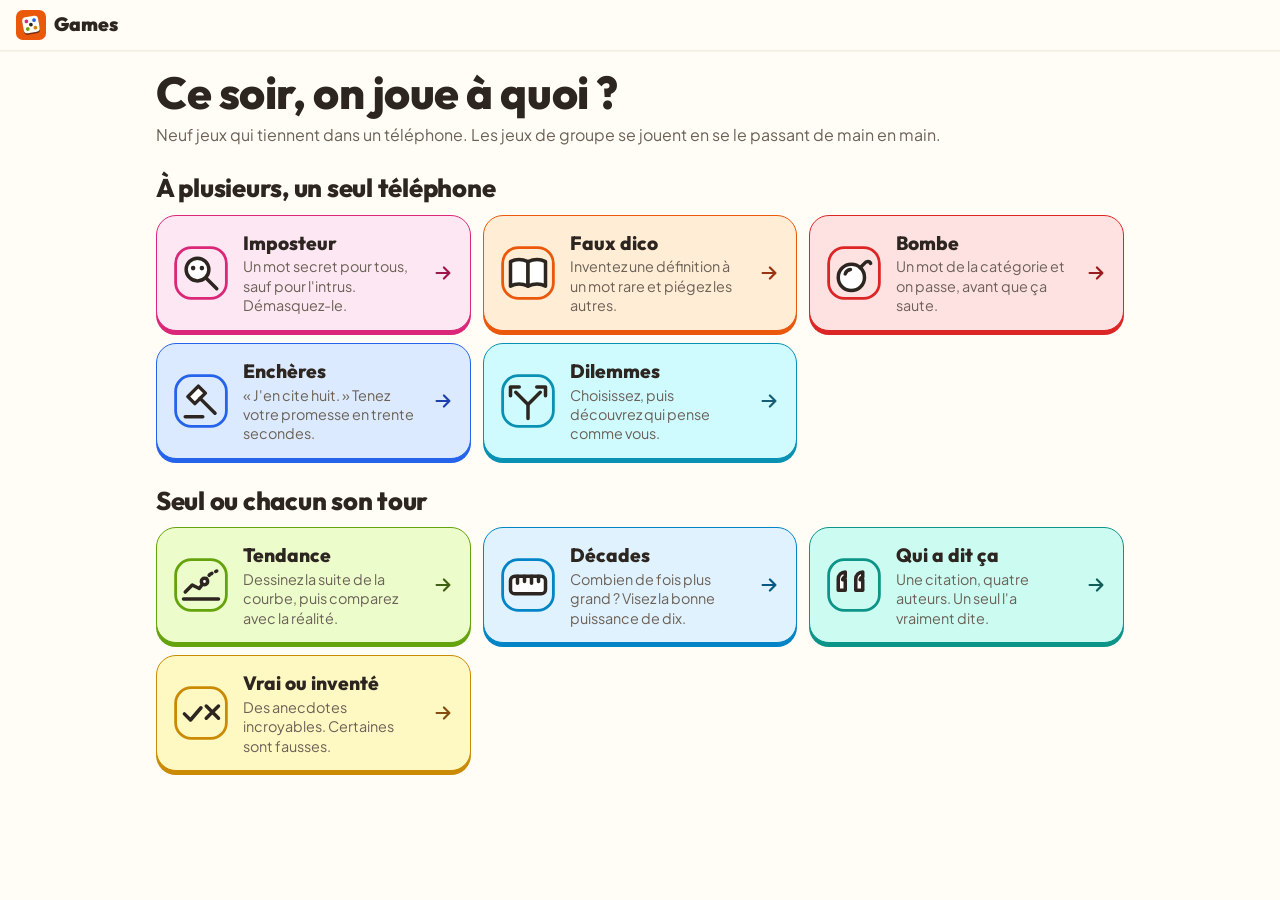
<file: index.html>
<!doctype html>
<html lang="fr">
<head>
  <meta charset="utf-8">
  <meta name="viewport" content="width=device-width, initial-scale=1, viewport-fit=cover">
  <title>Games</title>
  <meta name="description" content="Neuf jeux pour les soirées et les pauses : imposteur, faux dico, bombe, enchères, dilemmes, courbes à prolonger, ordres de grandeur, citations et anecdotes.">
  <meta name="theme-color" content="#FFFDF5">
  <meta name="apple-mobile-web-app-capable" content="yes">
  <meta name="mobile-web-app-capable" content="yes">
  <meta name="apple-mobile-web-app-title" content="Games">
  <link rel="manifest" href="manifest.webmanifest">
  <link rel="icon" href="icons/icon.svg" type="image/svg+xml">
  <link rel="apple-touch-icon" href="icons/apple-touch-icon.png">
  <link rel="preconnect" href="https://fonts.googleapis.com">
  <link rel="preconnect" href="https://fonts.gstatic.com" crossorigin>
  <link href="https://fonts.googleapis.com/css2?family=Outfit:wght@600..900&family=Plus+Jakarta+Sans:wght@400..800&display=swap" rel="stylesheet">
  <link rel="stylesheet" href="commun.css">
  <style>
    .accueil { max-width: 1000px; gap: 28px; }
    .accueil h1 { margin-bottom: 6px; }
    .section { display: flex; flex-direction: column; gap: 12px; }
    .grille { display: grid; grid-template-columns: repeat(auto-fill, minmax(260px, 1fr)); gap: 12px; }
    .tuile { --tc: #2563EB; display: grid; grid-template-columns: 56px 1fr auto; align-items: center; gap: 14px; padding: 14px 16px; text-decoration: none;
      background: var(--tc-clair); border: 1.6px solid var(--tc); border-radius: 20px; box-shadow: 0 4px 0 var(--tc); min-height: 92px; }
    .tuile svg { width: 56px; height: 56px; }
    .tuile b { font-family: var(--titre); font-weight: 800; font-size: 1.2rem; display: block; }
    .tuile span.p { font-size: .9rem; color: var(--encre-2); display: block; line-height: 1.35; }
    .tuile .rec { font-family: var(--titre); font-weight: 800; font-size: .85rem; color: var(--tc-texte); display: block; margin-top: 4px; }
    .tuile .fl { width: 22px; height: 22px; color: var(--tc-texte); }
  </style>
</head>
<body>
  <header class="entete">
    <a class="marque" href="./" aria-label="Games, accueil"></a>
    <span></span>
    <div class="droite"></div>
  </header>
  <main class="app accueil">
    <div class="entre">
      <h1>Ce soir, on joue à quoi ?</h1>
      <p class="doux">Neuf jeux qui tiennent dans un téléphone. Les jeux de groupe se jouent en se le passant de main en main.</p>
    </div>
    <section class="section">
      <h2>À plusieurs, un seul téléphone</h2>
      <div class="grille" id="groupe"></div>
    </section>
    <section class="section">
      <h2>Seul ou chacun son tour</h2>
      <div class="grille" id="solo"></div>
    </section>
  </main>
  <div id="modale" class="modale" hidden></div>
  <script src="commun.js"></script>
  <script>
    const fleche = '<svg class="fl" viewBox="0 0 24 24" fill="none" stroke="currentColor" stroke-width="2.4" stroke-linecap="round" stroke-linejoin="round" aria-hidden="true"><path d="M5 12h14M13 6l6 6-6 6"/></svg>';
    for (const cote of ['groupe', 'solo']) {
      document.getElementById(cote).innerHTML = JEUX.filter(j => j.groupe === (cote === 'groupe')).map((j, k) => {
        const rec = G.lire('record:' + j.id, 0);
        return `<a class="tuile entre" href="${j.id}/" style="--tc:${j.c[0]};--tc-clair:${j.c[1]};--tc-texte:${j.c[2]};animation-delay:${k * 40}ms">
          ${icone(j.id)}<span><b>${j.nom}</b><span class="p">${j.pitch}</span>${rec ? `<span class="rec">Record : ${G.fmt(rec)} pts</span>` : ''}</span>${fleche}</a>`;
      }).join('');
    }
  </script>
</body>
</html>
</file>
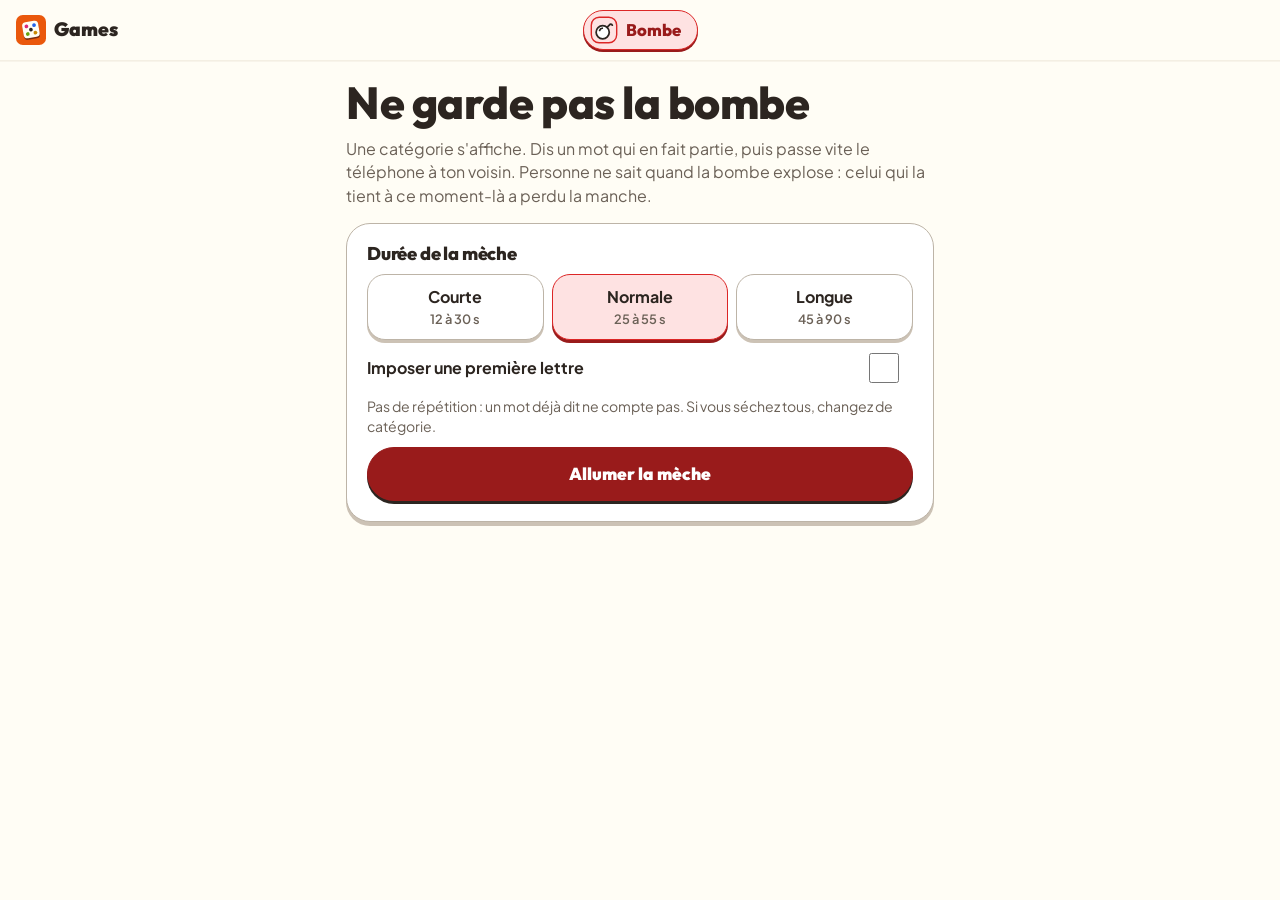
<file: bombe/index.html>
<!doctype html>
<html lang="fr">
<head>
  <meta charset="utf-8">
  <meta name="viewport" content="width=device-width, initial-scale=1, viewport-fit=cover">
  <title>Bombe, Games</title>
  <meta name="theme-color" content="#FFFDF5">
  <link rel="manifest" href="../manifest.webmanifest">
  <link rel="icon" href="../icons/icon.svg" type="image/svg+xml">
  <link rel="preconnect" href="https://fonts.googleapis.com">
  <link rel="preconnect" href="https://fonts.gstatic.com" crossorigin>
  <link href="https://fonts.googleapis.com/css2?family=Outfit:wght@600..900&family=Plus+Jakarta+Sans:wght@400..800&display=swap" rel="stylesheet">
  <link rel="stylesheet" href="../commun.css">
  <style>
    .segment { display: grid; grid-template-columns: repeat(3, 1fr); gap: 8px; }
    .segment .choix { justify-content: center; text-align: center; flex-direction: column; gap: 2px; min-height: 64px; padding: 10px 6px; }
    .segment .choix small { font-weight: 600; color: var(--encre-2); font-size: .8rem; }
    .bombe { width: min(56vw, 220px); margin: 4px auto 0; display: block; }
    .bombe.tic { animation: tic var(--t, 600ms) ease-in-out infinite; }
    @keyframes tic { 50% { transform: rotate(-4deg) scale(1.03); } }
    .categorie { font-family: var(--titre); font-weight: 900; font-size: clamp(1.8rem, 8vw, 2.6rem); line-height: 1.05; text-align: center; text-wrap: balance; }
    .lettre { font-family: var(--titre); font-weight: 900; font-size: 1.3rem; text-align: center; color: var(--c-bord); }
    .boum { background: var(--rouge); color: #fff; border-color: #991B1B; box-shadow: 0 4px 0 #7F1D1D; text-align: center; }
    .boum h2 { font-size: clamp(3rem, 16vw, 5rem); font-weight: 900; }
    .boum p { color: #FEE2E2; }
    .bascule { display: flex; align-items: center; justify-content: space-between; gap: 12px; font-weight: 700; }
    .bascule input { width: 52px; height: 30px; accent-color: var(--c-bord); }
  </style>
</head>
<body data-jeu="bombe">
  <header class="entete">
    <a class="marque" href="../" aria-label="Retour à Games"></a>
    <span class="pilule-jeu"></span>
    <div class="droite"></div>
  </header>
  <main class="app" id="app" aria-live="polite"></main>
  <div id="modale" class="modale" hidden></div>
  <script src="../commun.js"></script>
  <script src="../donnees/categories.js"></script>
  <script src="../donnees/categories-plus.js"></script>
  <script>
'use strict';
const DUREES = { courte: [12, 30, 'Courte', '12 à 30 s'], normale: [25, 55, 'Normale', '25 à 55 s'], longue: [45, 90, 'Longue', '45 à 90 s'] };
const LETTRES = 'ABCDEFGHIJLMNOPRSTV';
const $app = document.getElementById('app');
const R = G.lire('bombe:reglages', { duree: 'normale', lettre: false });
let P = null, minuteur = null, tictac = null;

const svgBombe = `<svg class="bombe" id="bombe" viewBox="0 0 200 200" aria-hidden="true">
  <circle cx="92" cy="118" r="66" fill="#2C2520"/>
  <circle cx="68" cy="96" r="14" fill="#5B514A"/>
  <rect x="112" y="40" width="34" height="30" rx="6" transform="rotate(35 129 55)" fill="#5B514A"/>
  <path d="M140 46c10-16 26-22 40-14" fill="none" stroke="#8C8276" stroke-width="6" stroke-linecap="round"/>
  <circle cx="182" cy="30" r="9" fill="#F59E0B"/><circle cx="182" cy="30" r="4" fill="#FEF3C7"/></svg>`;

function accueil() {
  arreter();
  $app.innerHTML = `<div class="entre pile">
      <h1>Ne garde pas la bombe</h1>
      <p class="doux">Une catégorie s'affiche. Dis un mot qui en fait partie, puis passe vite le téléphone à ton voisin. Personne ne sait quand la bombe explose : celui qui la tient à ce moment-là a perdu la manche.</p>
    </div>
    <section class="carte pile entre">
      <h3>Durée de la mèche</h3>
      <div class="segment">${Object.entries(DUREES).map(([k, d]) => `<button class="choix" data-act="duree" data-k="${k}" aria-pressed="${R.duree === k}">${d[2]}<small>${d[3]}</small></button>`).join('')}</div>
      <label class="bascule">Imposer une première lettre<input type="checkbox" id="lettre" ${R.lettre ? 'checked' : ''}></label>
      <p class="doux petit">Pas de répétition : un mot déjà dit ne compte pas. Si vous séchez tous, changez de catégorie.</p>
      <button class="btn jeu" data-act="allumer">Allumer la mèche</button>
    </section>`;
  document.getElementById('lettre').onchange = e => { R.lettre = e.target.checked; G.ecrire('bombe:reglages', R); };
}

function nouvelleCategorie() {
  P.cat = G.tirer('bombe', CATEGORIES, 1)[0];
  P.lettre = R.lettre ? LETTRES[G.hasard(LETTRES.length)] : null;
}

function allumer() {
  const [min, max] = DUREES[R.duree];
  P = { fin: performance.now() + (min + Math.random() * (max - min)) * 1000, debut: performance.now() };
  nouvelleCategorie();
  jeu();
  minuteur = setTimeout(boum, P.fin - performance.now());
  tic();
}

// Le tic-tac accélère avec le temps écoulé, sans rien dire du temps restant.
function tic() {
  const ecoule = (performance.now() - P.debut) / 1000;
  const pas = Math.max(170, 650 - ecoule * 9);
  G.son(ecoule % 2 < 1 ? 1100 : 900, 0.04, 'square', 0.05);
  document.getElementById('bombe')?.style.setProperty('--t', pas * 2 + 'ms');
  tictac = setTimeout(tic, pas);
}

function jeu() {
  $app.innerHTML = `<section class="carte pile entre">
      ${svgBombe.replace('class="bombe"', 'class="bombe tic"')}
      <p class="categorie">${G.esc(P.cat)}</p>
      ${P.lettre ? `<p class="lettre">Commençant par ${P.lettre}</p>` : ''}
      <p class="doux centre">Un mot, et on passe !</p>
    </section>
    <div class="rangee">
      <button class="btn" data-act="changer">Autre catégorie</button>
      <button class="btn" data-act="stop">Arrêter</button>
    </div>`;
}

function boum() {
  arreter();
  G.vibrer([400, 100, 400]);
  G.son(70, 0.9, 'sawtooth', 0.25);
  G.son(45, 1.2, 'square', 0.2);
  $app.innerHTML = `<section class="carte pile boum entre">
      <h2>BOUM</h2>
      <p>Celui qui tient le téléphone a perdu la manche.</p>
      <p>La catégorie était : <b>${G.esc(P.cat)}</b>${P.lettre ? `, lettre ${P.lettre}` : ''}.</p>
    </section>
    <button class="btn jeu" data-act="allumer">Rallumer une mèche</button>
    <button class="btn" data-act="accueil">Réglages</button>`;
}

function arreter() { clearTimeout(minuteur); clearTimeout(tictac); minuteur = null; }

const actions = {
  duree(d) { R.duree = d.k; G.ecrire('bombe:reglages', R); accueil(); },
  allumer, accueil,
  changer() { nouvelleCategorie(); jeu(); },
  stop: accueil,
};
document.addEventListener('click', e => { const b = e.target.closest('[data-act]'); if (b && actions[b.dataset.act]) actions[b.dataset.act](b.dataset); });
// Si l'appli passe en arrière-plan, la bombe explose au retour si son heure est passée.
document.addEventListener('visibilitychange', () => { if (!document.hidden && P && minuteur && performance.now() >= P.fin) boum(); });
accueil();
  </script>
</body>
</html>
</file>
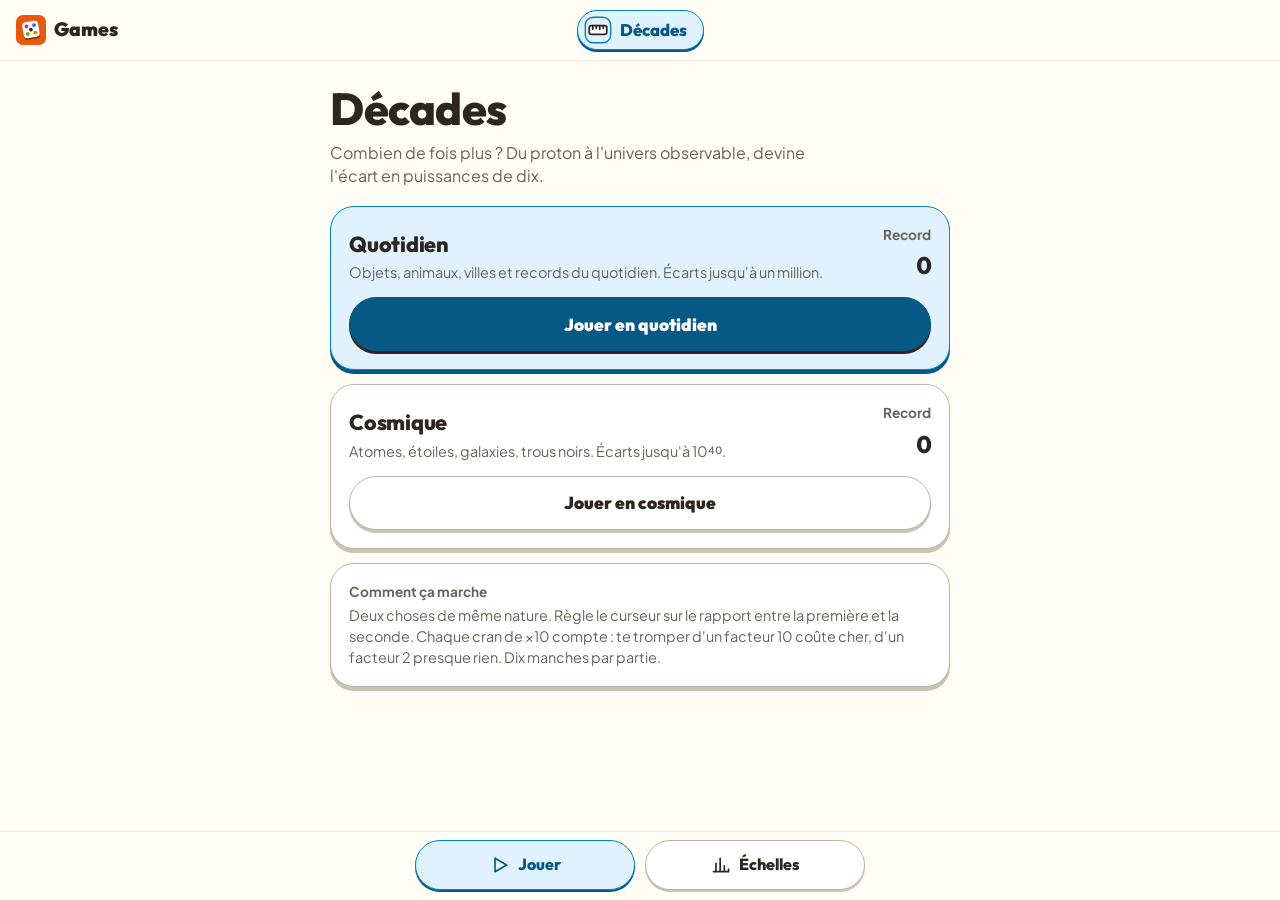
<file: decades/index.html>
<!doctype html>
<html lang="fr">
<head>
<meta charset="utf-8">
<meta name="viewport" content="width=device-width, initial-scale=1.0, viewport-fit=cover">
<meta name="theme-color" content="#FFFDF5">
<title>Décades, Games</title>
<link rel="manifest" href="../manifest.webmanifest">
<link rel="icon" href="../icons/icon.svg" type="image/svg+xml">
<link rel="preconnect" href="https://fonts.googleapis.com">
<link rel="preconnect" href="https://fonts.gstatic.com" crossorigin>
<link href="https://fonts.googleapis.com/css2?family=Outfit:wght@600..900&family=Plus+Jakarta+Sans:wght@400..800&display=swap" rel="stylesheet">
<link rel="stylesheet" href="../commun.css">
<style>
/* Décades repris tel quel, habillé avec la DA de Games. */
:root {
  --bg:var(--fond); --surface:#FFFFFF; --surface-2:#F4EFE3; --surface-3:#E7DFCF;
  --line:var(--bord); --line-2:var(--bord);
  --accent:#0284C7; --on-accent:#FFFFFF;
  --text:var(--encre); --text-2:var(--encre-2); --text-3:#8C8276;
  --scrim:rgba(44,37,32,.45);
  --r-card:24px; --space:16px; --barre:66px;
  --ease:cubic-bezier(.22,1,.36,1); --spring:cubic-bezier(.34,1.4,.64,1); --sheet-in:cubic-bezier(.32,.72,0,1);
}
html, body { height:100%; overflow:hidden; position:fixed; inset:0; width:100%; overscroll-behavior:none; }
.page { position:absolute; inset:calc(var(--barre) + env(safe-area-inset-top)) 0 calc(68px + env(safe-area-inset-bottom)); overflow-y:auto; padding:18px var(--space) 32px; }
.page[hidden] { display:none; }
.col { max-width:620px; margin:0 auto; }
.entete { position:fixed; left:0; right:0; top:0; }
h1 { margin-bottom:4px; }
.lead { color:var(--text-2); margin:8px 0 18px; max-width:40ch; }
.eyebrow { display:block; font-size:.85rem; font-weight:700; color:var(--text-2); margin-bottom:4px; }
.num { font-family:var(--titre); font-variant-numeric:tabular-nums; font-weight:800; }
.num small { font-size:.55em; color:var(--text-2); font-weight:700; margin-left:3px; }
.muted { color:var(--text-2); font-size:.9rem; }
.card { background:var(--surface); border:1.6px solid var(--line); border-radius:var(--r-card); box-shadow:0 4px 0 var(--ombre); padding:18px; margin-bottom:14px; }
.card-glow { background:var(--c-clair); border-color:var(--c); box-shadow:0 4px 0 var(--c-bord); }
.btn { width:auto; }
.btn-primary { background:var(--c-bord); color:#fff; border-color:var(--c-bord); box-shadow:0 3px 0 var(--encre); }
.btn-secondary { background:#fff; }
.btn-block { width:100%; }
.btn-sm { min-height:44px; padding:6px 14px; font-size:.95rem; }
.mode { display:flex; justify-content:space-between; align-items:flex-end; gap:12px; }
.mode h3 { font-size:1.35rem; margin-bottom:6px; }
.mode p { color:var(--text-2); font-size:.9rem; }
.mode .best { text-align:right; flex:none; }
.mode .best b { font-size:1.5rem; display:block; }
.card .btn { margin-top:14px; }
.hud { margin-bottom:12px; }
.hud b { font-size:2.2rem; line-height:1; }
.bar { height:10px; border-radius:10px; background:var(--surface-2); overflow:hidden; margin-bottom:16px; }
.bar i { display:block; height:100%; background:var(--c); transform-origin:left; transition:transform 420ms var(--ease); }
.item h3 { font-size:1.25rem; line-height:1.15; }
.vs { text-align:center; color:var(--text-3); font-size:.9rem; font-weight:700; margin:-4px 0 10px; }
.guess { text-align:center; }
.guess .big { font-size:2.6rem; line-height:1; display:block; margin:2px 0 6px; }
.guess .cap { color:var(--text-2); font-size:.9rem; min-height:2.6em; }
.slider { display:flex; align-items:center; gap:8px; margin-top:14px; }
.slider .btn-sm { flex:none; min-width:58px; margin:0; }
input[type=range] { -webkit-appearance:none; appearance:none; flex:1; height:44px; background:transparent; }
input[type=range]::-webkit-slider-runnable-track { height:10px; border-radius:10px; background:#fff; border:1.6px solid var(--bord); }
input[type=range]::-moz-range-track { height:10px; border-radius:10px; background:#fff; border:1.6px solid var(--bord); }
input[type=range]::-webkit-slider-thumb { -webkit-appearance:none; width:28px; height:28px; margin-top:-11px; border-radius:50%; background:var(--c-bord); border:3px solid #fff; box-shadow:0 2px 0 var(--encre); }
input[type=range]::-moz-range-thumb { width:22px; height:22px; border-radius:50%; background:var(--c-bord); border:3px solid #fff; }
.ends { display:flex; justify-content:space-between; padding:0 66px; color:var(--text-3); font-size:.8rem; font-weight:700; }
.item { display:flex; align-items:center; gap:12px; }
.item > div { flex:1; min-width:0; }
.pic { flex:none; width:64px; height:64px; display:flex; align-items:center; justify-content:center; }
.pic:empty { display:none; }
.pic svg { max-width:100%; max-height:100%; }
.stage { position:relative; height:230px; margin-top:16px; border-radius:16px; background:var(--surface-2); overflow:hidden; }
.stage .obj { position:absolute; left:0; top:0; transform-origin:0 0; }
.stage .obj svg { display:block; width:100%; height:100%; overflow:visible; }
.stage .ground { position:absolute; left:0; right:0; height:2px; background:var(--surface-3); }
.stage .ring { position:absolute; left:0; top:0; width:16px; height:16px; margin:-8px 0 0 -8px; border-radius:50%; border:2px solid var(--accent); opacity:0; transition:opacity 160ms; }
.stage .sbar { position:absolute; left:12px; top:12px; }
.stage .sbar i { display:block; width:100px; height:4px; border-radius:2px; background:var(--text); transform-origin:0 0; }
.stage .sbar span { display:block; margin-top:6px; font-size:.75rem; font-weight:800; }
.scrub { display:flex; align-items:center; gap:8px; margin-top:6px; }
.scrub span { color:var(--text-2); font-size:.75rem; font-weight:700; flex:none; max-width:30%; overflow:hidden; text-overflow:ellipsis; white-space:nowrap; }
.ruler { position:relative; height:50px; margin:20px 4px 4px; }
.ruler::before { content:''; position:absolute; left:0; right:0; top:20px; height:8px; border-radius:8px; background:var(--surface-2); }
.mark { position:absolute; top:10px; width:5px; height:28px; margin-left:-2.5px; border-radius:3px; animation:pop 420ms var(--spring) both; }
.mark.you { background:var(--rose); }
.mark.truth { background:var(--text); }
.mark span { position:absolute; top:32px; left:50%; transform:translateX(-50%); white-space:nowrap; font-size:.75rem; font-weight:800; }
.mark.you span { color:var(--rose); top:-18px; }
@keyframes pop { from { opacity:0; transform:scale3d(1,.2,1); } }
.facts { display:grid; grid-template-columns:1fr; gap:8px; margin-top:16px; }
.fact { background:var(--surface-2); border-radius:14px; padding:10px 12px; }
.fact b { font-size:1.1rem; }
.badge { font-family:var(--titre); font-size:.9rem; font-weight:800; padding:4px 12px; border-radius:999px; color:var(--c-bord); background:var(--c-clair); }
.badge.green { color:var(--vert-bord); background:var(--vert-clair); }
.badge.red { color:var(--rouge); background:var(--rouge-clair); }
.chips { display:flex; gap:8px; overflow-x:auto; scrollbar-width:none; margin:16px calc(var(--space) * -1) 8px; padding:0 var(--space) 6px; }
.chips::-webkit-scrollbar { display:none; }
.chips button { flex:none; background:#fff; border:1.6px solid var(--bord); box-shadow:0 2px 0 var(--ombre); font-family:var(--titre); font-size:.95rem; font-weight:800; min-height:42px; padding:0 16px; border-radius:999px; }
.chips button.active { background:var(--c-clair); color:var(--c-bord); border-color:var(--c); box-shadow:0 2px 0 var(--c-bord); }
.rows { display:flex; flex-direction:column; gap:8px; }
.row { display:grid; grid-template-columns:72px 1fr; gap:12px; align-items:center; text-align:left; width:100%;
  background:#fff; border:1.6px solid var(--bord); box-shadow:0 2px 0 var(--ombre); border-radius:16px; padding:10px 12px; min-height:56px; }
.row:active { transform:translateY(2px); box-shadow:none; }
.row .exp { font-size:1.15rem; }
.row .nm { font-weight:700; font-size:.95rem; line-height:1.2; }
.row .val { color:var(--text-2); font-size:.8rem; margin-top:2px; }
.row .rel { color:var(--c-bord); font-weight:800; }
.row.ref { border-color:var(--c); background:var(--c-clair); }
.track { grid-column:1 / -1; height:4px; border-radius:4px; background:var(--surface-2); position:relative; }
.track i { position:absolute; top:-2px; width:8px; height:8px; margin-left:-4px; border-radius:50%; background:var(--c-bord); }
.scrim { position:fixed; inset:0; background:var(--scrim); opacity:0; pointer-events:none; transition:opacity 200ms; z-index:20; }
.scrim.on { opacity:1; pointer-events:auto; }
.sheet { position:fixed; left:0; right:0; bottom:0; max-width:620px; margin:0 auto; max-height:92vh; z-index:21; display:flex; flex-direction:column;
  background:var(--fond); border-radius:28px 28px 0 0; border:1.6px solid var(--bord); border-bottom:none; transform:translate3d(0,105%,0); transition:transform 200ms var(--ease); }
.sheet.on { transform:none; transition-duration:420ms; transition-timing-function:var(--sheet-in); }
.sheet .grab { width:42px; height:5px; border-radius:5px; background:var(--surface-3); margin:10px auto 0; flex:none; }
.sheet header { padding:12px 18px 8px; display:flex; justify-content:space-between; align-items:center; flex:none; }
.sheet header b { font-family:var(--titre); font-size:1.3rem; font-weight:800; }
.sheet .body { overflow-y:auto; padding:4px 18px 12px; }
.sheet footer { padding:12px 18px calc(12px + env(safe-area-inset-bottom)); flex:none; display:flex; gap:8px; }
.sheet footer .btn { flex:1; }
.pts { font-size:3rem; line-height:1; }
nav { position:fixed; left:0; right:0; bottom:0; height:calc(68px + env(safe-area-inset-bottom)); padding:8px 16px env(safe-area-inset-bottom); background:var(--fond);
  box-shadow:0 -1.6px 0 var(--creux); display:flex; justify-content:center; gap:10px; z-index:10; }
nav button { flex:1; max-width:220px; height:50px; border-radius:999px; border:1.6px solid var(--bord); background:#fff; box-shadow:0 2px 0 var(--ombre);
  display:flex; align-items:center; justify-content:center; gap:8px; font-family:var(--titre); font-weight:800; font-size:1rem; }
nav button span.ic { display:flex; }
nav button.active { background:var(--c-clair); border-color:var(--c); color:var(--c-bord); box-shadow:0 2px 0 var(--c-bord); }
nav svg, .btn svg { width:20px; height:20px; stroke:currentColor; stroke-width:2; fill:none; stroke-linecap:round; stroke-linejoin:round; }
@media (prefers-reduced-motion: reduce) { *, *::before, *::after { animation:none !important; transition:none !important; } }
</style>
</head>
</head>
<body data-jeu="decades">
<header class="entete"><a class="marque" href="../" aria-label="Retour à Games"></a><span class="pilule-jeu"></span><div class="droite"></div></header>

<main class="page" id="p-home">
  <div class="col">
    <h1>Décades</h1>
    <p class="lead">Combien de fois plus ? Du proton à l'univers observable, devine l'écart en puissances de dix.</p>
    <div id="modes"></div>
    <div class="card enter" style="animation-delay:120ms">
      <span class="eyebrow">Comment ça marche</span>
      <p class="muted">Deux choses de même nature. Règle le curseur sur le rapport entre la première et la seconde. Chaque cran de ×10 compte : te tromper d'un facteur 10 coûte cher, d'un facteur 2 presque rien. Dix manches par partie.</p>
    </div>
  </div>
</main>

<main class="page" id="p-game" hidden>
  <div class="col">
    <div class="hud">
      <div><span class="eyebrow" id="g-round">Manche 1 sur 10</span><b class="num" id="g-score">0</b></div>
      <button class="btn btn-sm btn-secondary" id="g-quit">Quitter</button>
    </div>
    <div class="bar"><i id="g-bar" style="transform:scaleX(0)"></i></div>
    <div class="card item"><div><span class="eyebrow" id="g-dim">Longueur</span><h3 id="g-a"></h3></div><span class="pic" id="g-pa"></span></div>
    <p class="vs">comparé à</p>
    <div class="card item"><div><span class="eyebrow" id="g-dim2">Longueur</span><h3 id="g-b"></h3></div><span class="pic" id="g-pb"></span></div>
    <div class="card card-glow guess">
      <span class="eyebrow">Ta réponse</span>
      <b class="num big" id="g-ratio">×1</b>
      <p class="cap" id="g-cap"></p>
      <div class="slider">
        <button class="btn btn-sm btn-secondary" id="g-down" aria-label="Diviser par 10">÷10</button>
        <input type="range" id="g-range" step="0.1" aria-label="Rapport en puissances de dix">
        <button class="btn btn-sm btn-secondary" id="g-up" aria-label="Multiplier par 10">×10</button>
      </div>
      <div class="ends"><span id="g-min"></span><span>×1</span><span id="g-max"></span></div>
      <button class="btn btn-primary btn-block" id="g-ok">Valider</button>
    </div>
  </div>
</main>

<main class="page" id="p-scale" hidden>
  <div class="col">
    <h2>Échelles</h2>
    <p class="lead" id="s-lead">Touche une ligne pour la prendre comme référence et voir tout le reste en rapport.</p>
    <div class="chips" id="s-chips"></div>
    <div class="rows" id="s-rows"></div>
  </div>
</main>

<div class="scrim" id="scrim"></div>
<section class="sheet" id="sheet" role="dialog" aria-modal="true" aria-labelledby="sh-title">
  <div class="grab"></div>
  <header><b id="sh-title"></b><span id="sh-badge"></span></header>
  <div class="body" id="sh-body"></div>
  <footer id="sh-foot"></footer>
</section>

<nav>
  <button class="active" data-tab="home"><span class="ic"><svg viewBox="0 0 24 24"><path d="M6 4l14 8-14 8z"/></svg></span>Jouer</button>
  <button data-tab="scale"><span class="ic"><svg viewBox="0 0 24 24"><path d="M3 20h18M6 20V10M11 20V4M16 20v-7M21 20v-3"/></svg></span>Échelles</button>
</nav>

<div id="modale" class="modale" hidden></div>
<script src="../commun.js"></script>
<script src="data-wikidata.js"></script>
<script src="data.js"></script>
<script src="glyphs.js"></script>
<script>
const $ = id => document.getElementById(id);
const ROUNDS = 10;
const MODES = {
  terre:  { name: 'Quotidien', desc: 'Objets, animaux, villes et records du quotidien. Écarts jusqu\'à un million.', range: 6, tol: 2 },
  cosmos: { name: 'Cosmique', desc: 'Atomes, étoiles, galaxies, trous noirs. Écarts jusqu\'à 10⁴⁰.', range: 40, tol: 6 },
};

// Formatage
const SUP = { '-': '⁻', 0:'⁰',1:'¹',2:'²',3:'³',4:'⁴',5:'⁵',6:'⁶',7:'⁷',8:'⁸',9:'⁹' };
const sup = n => String(n).replace(/./g, c => SUP[c]);
function fmtNum(v, sig = 3) {
  if (v >= 0.01 && v < 1e6) return v.toLocaleString('fr-FR', { maximumSignificantDigits: sig });
  let e = Math.floor(Math.log10(v)), m = +(v / 10 ** e).toPrecision(2);
  if (m >= 10) { m = 1; e++; }
  return (m === 1 ? '' : m.toLocaleString('fr-FR') + ' × ') + '10' + sup(e);
}
function fmtDuree(s) {
  const U = [[3.156e7, 'ans'], [86400, 'jours'], [3600, 'h'], [60, 'min']];
  for (const [k, u] of U) if (s >= k * (k === 3.156e7 ? 1 : 1.5)) return [fmtNum(s / k), u];
  return [fmtNum(s), 's'];
}
function fmtVal(it) {
  const [n, u] = it.d === 'duree' ? fmtDuree(it.v) : [fmtNum(it.v), DIMS[it.d].unit];
  return u ? `${n}<small>${u}</small>` : n;
}
const ratioText = x => (x < 0 ? '÷' : '×') + fmtNum(10 ** Math.abs(x), 2);
const points = (err, tol) => Math.round(1000 * Math.max(0, 1 - Math.abs(err) / tol));

// Stockage local (préférence, pas critique)
const store = {
  get(k) { try { return JSON.parse(localStorage.getItem('decades:' + k)); } catch { return null; } },
  set(k, v) { try { localStorage.setItem('decades:' + k, JSON.stringify(v)); } catch {} },
};

// Tirage d'une paire
function pickPair(mode, used) {
  const m = MODES[mode], dims = Object.keys(DIMS);
  for (let t = 0; t < 2000; t++) {
    const d = dims[Math.random() * dims.length | 0];
    const pool = ITEMS.filter(it => it.d === d && (mode === 'cosmos' || it.h));
    const a = pool[Math.random() * pool.length | 0], b = pool[Math.random() * pool.length | 0];
    if (!a || !b || a === b) continue;
    const diff = a.l - b.l, key = [a.id, b.id].sort().join();
    if (Math.abs(diff) < 0.3 || Math.abs(diff) > m.range - 0.5 || used.has(key)) continue;
    if (mode === 'cosmos' && a.h && b.h) continue;
    used.add(key);
    return { a, b, truth: diff };
  }
  throw new Error('Pas assez de paires pour ce mode');
}

// Autotest
console.assert(points(0, 2) === 1000 && points(2, 2) === 0 && points(-1, 2) === 500, 'points');
console.assert(fmtNum(1e-35) === '10⁻³⁵' && fmtNum(8.8e26) === '8,8 × 10²⁶', 'fmtNum');
for (const mode in MODES) { const u = new Set(); for (let i = 0; i < ROUNDS; i++) { const p = pickPair(mode, u); console.assert(Math.abs(p.truth) <= MODES[mode].range, 'range'); } }

// Navigation
let tab = 'home', game = null;
function show(name) {
  tab = name;
  for (const p of ['home', 'game', 'scale']) $('p-' + p).hidden = p !== name;
  document.querySelectorAll('nav button').forEach(b => b.classList.toggle('active', b.dataset.tab === (name === 'game' ? 'home' : name)));
}
document.querySelectorAll('nav button').forEach(b => b.onclick = () => {
  if (b.dataset.tab === 'home' && game) return show('game');
  show(b.dataset.tab);
  if (b.dataset.tab === 'scale') renderScale();
});

// Accueil
function renderHome() {
  $('modes').innerHTML = Object.entries(MODES).map(([k, m], i) => {
    const best = store.get('best:' + k);
    return `<div class="card enter ${i ? '' : 'card-glow'}" style="animation-delay:${i * 40}ms">
      <div class="mode"><div><h3>${m.name}</h3><p>${m.desc}</p></div>
      <div class="best"><span class="eyebrow">Record</span><b class="num">${best ? best.toLocaleString('fr-FR') : '0'}</b></div></div>
      <button class="btn btn-block ${i ? 'btn-secondary' : 'btn-primary'}" data-mode="${k}">Jouer en ${m.name.toLowerCase()}</button></div>`;
  }).join('');
  $('modes').querySelectorAll('[data-mode]').forEach(b => b.onclick = () => start(b.dataset.mode));
}

// Partie
function start(mode) {
  game = { mode, round: 0, score: 0, used: new Set() };
  const R = MODES[mode].range, r = $('g-range');
  r.min = -R; r.max = R;
  $('g-min').textContent = '÷' + fmtNum(10 ** R, 2);
  $('g-max').textContent = '×' + fmtNum(10 ** R, 2);
  show('game');
  next();
}
function next() {
  game.pair = pickPair(game.mode, game.used);
  const { a, b } = game.pair;
  $('g-round').textContent = `Manche ${game.round + 1} sur ${ROUNDS}`;
  $('g-score').textContent = game.score.toLocaleString('fr-FR');
  $('g-bar').style.transform = `scaleX(${game.round / ROUNDS})`;
  $('g-dim').textContent = $('g-dim2').textContent = DIMS[a.d].label;
  $('g-a').textContent = a.n; $('g-b').textContent = b.n;
  $('g-pa').innerHTML = a.g ? glyphSvg(a.g) : ''; $('g-pb').innerHTML = b.g ? glyphSvg(b.g) : '';
  $('g-range').value = 0; updateGuess();
  $('p-game').scrollTop = 0;
}
function updateGuess() {
  const x = +$('g-range').value, { a, b } = game.pair;
  $('g-ratio').textContent = Math.abs(x) < 0.05 ? '×1' : ratioText(x);
  $('g-cap').textContent = Math.abs(x) < 0.05 ? `Autant que ${b.n}`
    : `${a.n} : ${fmtNum(10 ** Math.abs(x), 2)} fois ${x > 0 ? 'plus' : 'moins'} que ${b.n}`;
  $('g-range').setAttribute('aria-valuetext', $('g-ratio').textContent);
}
$('g-range').oninput = updateGuess;
$('g-up').onclick = () => { $('g-range').value = +$('g-range').value + 1; updateGuess(); };
$('g-down').onclick = () => { $('g-range').value = +$('g-range').value - 1; updateGuess(); };
$('g-quit').onclick = () => { game = null; show('home'); };
$('g-ok').onclick = reveal;

function reveal() {
  const guess = +$('g-range').value, { a, b, truth } = game.pair, m = MODES[game.mode];
  const pts = points(guess - truth, m.tol), R = m.range;
  game.score += pts; game.round++;
  navigator.vibrate?.(pts > 600 ? 20 : [10, 40, 10]);
  const pos = x => ((Math.max(-R, Math.min(R, x)) + R) / (2 * R) * 100).toFixed(2) + '%';
  const err = Math.abs(guess - truth);
  const verdict = err < 0.3 ? ['Dans le mille', 'green'] : err < m.tol / 2 ? ['Bien vu', ''] : ['Raté', 'red'];
  openSheet({
    title: 'Résultat', badge: `<span class="badge ${verdict[1]}">${verdict[0]}</span>`,
    body: `<span class="eyebrow">Points</span><b class="num pts">+${pts}</b>
      ${a.g && b.g ? `<div class="stage" id="stage" role="img" aria-label="${a.n} et ${b.n} dessinés à la même échelle"></div>
        <div class="scrub"><span id="sc-lo"></span><input type="range" id="sc-t" min="0" max="1000" value="0" aria-label="Zoom"><span id="sc-hi"></span></div>` : ''}
      <div class="ruler" role="img" aria-label="Ta réponse ${ratioText(guess)}, bonne réponse ${ratioText(truth)}">
        <div class="mark truth" style="left:${pos(truth)}"><span>${ratioText(truth)}</span></div>
        <div class="mark you" style="left:${pos(guess)}"><span>Toi</span></div>
      </div>
      <div class="facts">
        <div class="fact"><span class="eyebrow">${a.n}</span><b class="num">${fmtVal(a)}</b></div>
        <div class="fact"><span class="eyebrow">${b.n}</span><b class="num">${fmtVal(b)}</b></div>
        <div class="fact"><span class="eyebrow">Écart réel</span><b class="num">${ratioText(truth)}</b>
          <p class="muted">Tu as répondu ${ratioText(guess)}, soit ${err < 0.05 ? 'pile la bonne valeur' : 'un facteur ' + fmtNum(10 ** err, 2) + ' d\'écart'}.</p></div>
      </div>`,
    actions: [[game.round < ROUNDS ? 'Manche suivante' : 'Voir le score', 'btn-primary', () => {
      closeSheet(); game.round < ROUNDS ? next() : finish();
    }]],
  });
  if (a.g && b.g) scene(a, b);
}

// Les deux objets à la même échelle, avec un zoom logarithmique du petit vers le grand.
// Les tailles sont recalculées à chaque image en JS : un scale CSS de 10⁴⁰ ne passerait pas.
let sceneRaf = 0;
function scene(a, b) {
  const st = $('stage'), F = st.clientWidth, H = st.clientHeight, gy = H * .86, M = 14;
  st.innerHTML = `<div class="ground" style="top:${gy}px"></div><div class="ring"></div><div class="sbar"><i></i><span></span></div>`;
  let [s, B] = [a, b].map(it => {
    const [w, h] = realSize(it), el = document.createElement('div');
    el.className = 'obj'; el.style.width = '100px'; el.style.height = 100 * h / w + 'px';
    el.innerHTML = glyphSvg(it.g); st.append(el);
    return { it, w, h, el };
  });
  if (Math.max(s.w, s.h) > Math.max(B.w, B.h)) [s, B] = [B, s];
  s.x = -s.w / 2; B.x = s.w * .8;  // en mètres, origine au centre du petit
  const p1 = Math.min((F - 2 * M) / (1.3 * s.w + B.w), gy * .8 / Math.max(s.h, B.h));
  const p0 = Math.max(p1, Math.min(F * .5 / s.w, gy * .6 / s.h));
  const xEnd = M + s.w / 2 * p1, ring = st.querySelector('.ring'), bar = st.querySelector('.sbar i'), lab = st.querySelector('.sbar span');
  $('sc-lo').textContent = s.it.n; $('sc-hi').textContent = B.it.n;
  const draw = t => {
    const e = t < .5 ? 2 * t * t : 1 - (2 - 2 * t) ** 2 / 2;
    const p = Math.exp(Math.log(p0) + (Math.log(p1) - Math.log(p0)) * e), xc = F / 2 + (xEnd - F / 2) * e;
    for (const o of [s, B]) {
      const w = o.w * p, h = o.h * p, big = Math.max(w, h);
      o.el.style.opacity = big < .3 || big > 30 * F ? 0 : 1;
      if (o.el.style.opacity === '1') o.el.style.transform = `translate(${xc + o.x * p}px,${gy - h}px) scale(${w / 100})`;
    }
    ring.style.opacity = Math.max(s.w, s.h) * p < 4 ? 1 : 0;
    ring.style.transform = `translate(${xc}px,${gy - 8}px)`;
    const n = Math.floor(Math.log10(F * .3 / p));
    bar.style.transform = `scaleX(${10 ** n * p / 100})`;
    lab.textContent = fmtNum(10 ** n) + ' m';
    $('sc-t').value = Math.round(t * 1000);
  };
  cancelAnimationFrame(sceneRaf);
  const reduce = matchMedia('(prefers-reduced-motion: reduce)').matches;
  const dur = Math.min(4500, 1400 + 90 * Math.log10(p0 / p1)), t0 = performance.now() + 450;
  const tick = now => { const t = Math.min(1, Math.max(0, (now - t0) / dur)); draw(t); if (t < 1) sceneRaf = requestAnimationFrame(tick); };
  draw(reduce ? 1 : 0);
  if (!reduce) sceneRaf = requestAnimationFrame(tick);
  $('sc-t').oninput = () => { cancelAnimationFrame(sceneRaf); draw($('sc-t').value / 1000); };
}
function finish() {
  const { mode, score } = game, best = store.get('best:' + mode) || 0;
  if (score > best) store.set('best:' + mode, score);
  G.record('decades', score);
  $('g-bar').style.transform = 'scaleX(1)';
  game = null;
  openSheet({
    title: 'Partie terminée', badge: score > best ? '<span class="badge green">Record</span>' : '',
    body: `<span class="eyebrow">Score sur ${(ROUNDS * 1000).toLocaleString('fr-FR')}</span><b class="num pts">${score.toLocaleString('fr-FR')}</b>
      <p class="muted" style="margin-top:10px">${score > best ? 'Nouveau record en mode ' + MODES[mode].name.toLowerCase() + '.' : 'Record actuel : ' + best.toLocaleString('fr-FR') + '.'}</p>`,
    actions: [['Accueil', 'btn-secondary', () => { closeSheet(); renderHome(); show('home'); }],
              ['Rejouer', 'btn-primary', () => { closeSheet(); start(mode); }]],
  });
}

// Panneau du bas
function openSheet({ title, badge, body, actions }) {
  $('sh-title').textContent = title; $('sh-badge').innerHTML = badge || '';
  $('sh-body').innerHTML = body; $('sh-foot').innerHTML = '';
  for (const [label, cls, fn] of actions) {
    const b = document.createElement('button'); b.className = 'btn ' + cls; b.textContent = label; b.onclick = fn;
    $('sh-foot').append(b);
  }
  $('scrim').classList.add('on'); $('sheet').classList.add('on');
  $('sh-foot').lastChild.focus({ preventScroll: true });
}
function closeSheet() { $('scrim').classList.remove('on'); $('sheet').classList.remove('on'); }
// Le résultat attend une action : Échap ou le voile valident le bouton principal.
const sheetDefault = () => $('sheet').classList.contains('on') && $('sh-foot').lastChild.click();
$('scrim').onclick = sheetDefault;
addEventListener('keydown', e => e.key === 'Escape' && sheetDefault());

// Échelles
let scaleDim = 'longueur', refId = null;
function renderScale() {
  $('s-chips').innerHTML = Object.entries(DIMS).map(([k, d]) =>
    `<button class="${k === scaleDim ? 'active' : ''}" data-d="${k}" aria-pressed="${k === scaleDim}">${d.label}</button>`).join('');
  $('s-chips').querySelectorAll('button').forEach(b => b.onclick = () => { scaleDim = b.dataset.d; refId = null; renderScale(); });
  const list = ITEMS.filter(it => it.d === scaleDim).sort((x, y) => y.l - x.l);
  const hi = list[0].l, lo = list.at(-1).l, ref = ITEMS[refId];
  $('s-rows').innerHTML = list.map(it => {
    const rel = ref && it !== ref ? `<span class="rel">${ratioText(it.l - ref.l)}</span> par rapport à la référence` : ref ? 'Référence' : '';
    return `<button class="row ${it === ref ? 'ref' : ''}" data-id="${it.id}" aria-pressed="${it === ref}">
      <b class="num exp">10${sup(Math.floor(it.l))}</b>
      <span><span class="nm">${it.n}</span><span class="val" style="display:block">${fmtVal(it).replace(/<\/?small>/g, ' ')}${rel ? ', ' + rel : ''}</span></span>
      <span class="track"><i style="left:${((it.l - lo) / (hi - lo || 1) * 100).toFixed(1)}%"></i></span></button>`;
  }).join('');
  $('s-rows').querySelectorAll('.row').forEach(b => b.onclick = () => { refId = refId === +b.dataset.id ? null : +b.dataset.id; renderScale(); });
  $('s-lead').textContent = `${list.length} repères, de ${fmtNum(10 ** lo)} à ${fmtNum(10 ** hi)}${DIMS[scaleDim].unit ? ' ' + DIMS[scaleDim].unit : ''}. Touche une ligne pour la prendre comme référence.`;
}

renderHome();
</script>
</body>
</html>
</file>
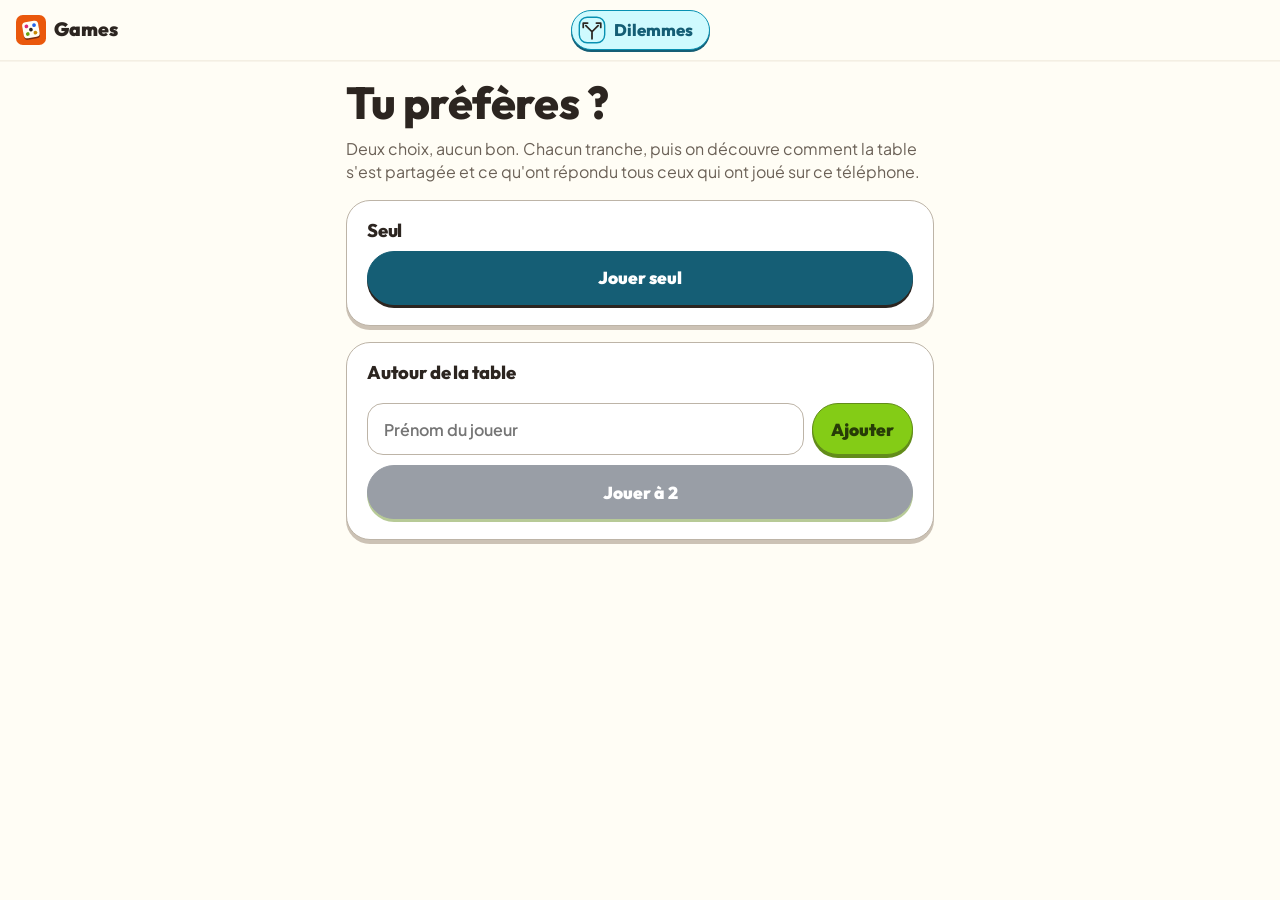
<file: dilemmes/index.html>
<!doctype html>
<html lang="fr">
<head>
  <meta charset="utf-8">
  <meta name="viewport" content="width=device-width, initial-scale=1, viewport-fit=cover">
  <title>Dilemmes, Games</title>
  <meta name="theme-color" content="#FFFDF5">
  <link rel="manifest" href="../manifest.webmanifest">
  <link rel="icon" href="../icons/icon.svg" type="image/svg+xml">
  <link rel="preconnect" href="https://fonts.googleapis.com">
  <link rel="preconnect" href="https://fonts.gstatic.com" crossorigin>
  <link href="https://fonts.googleapis.com/css2?family=Outfit:wght@600..900&family=Plus+Jakarta+Sans:wght@400..800&display=swap" rel="stylesheet">
  <link rel="stylesheet" href="../commun.css">
  <style>
    .options { display: grid; gap: 10px; }
    .option { min-height: 110px; justify-content: center; text-align: center; font-family: var(--titre); font-weight: 800; font-size: clamp(1.2rem, 5vw, 1.5rem); line-height: 1.15; }
    .option.b { background: #FFF7ED; border-color: #EA580C; box-shadow: 0 3px 0 #9A3412; }
    .option.a { background: var(--c-clair); border-color: var(--c); box-shadow: 0 3px 0 var(--c-bord); }
    .ou { text-align: center; font-family: var(--titre); font-weight: 900; color: var(--encre-2); margin: -4px 0; }
    .vote-j { display: grid; grid-template-columns: 1fr auto auto; gap: 8px; align-items: center; font-weight: 700; }
    .vote-j .nom { display: flex; align-items: center; gap: 8px; min-width: 0; }
    .vote-j .choix { width: auto; min-height: 44px; padding: 6px 14px; font-family: var(--titre); }
    .vote-j .choix { border-color: var(--c); color: var(--c-bord); }
    .vote-j .choix.vb { border-color: #EA580C; color: #9A3412; }
    .vote-j .choix[aria-pressed="true"] { background: var(--c-bord); color: #fff; box-shadow: 0 3px 0 var(--encre); }
    .vote-j .choix.vb[aria-pressed="true"] { background: #C2410C; border-color: #C2410C; color: #fff; }
    .barres { display: flex; flex-direction: column; gap: 6px; }
    .barre-part { display: flex; height: 48px; border-radius: 14px; overflow: hidden; border: 1.6px solid var(--bord); }
    .barre-part span { display: flex; align-items: center; padding: 0 12px; font-family: var(--titre); font-weight: 900; color: #fff; white-space: nowrap; transform-origin: left; animation: pousse 700ms cubic-bezier(.22, 1, .36, 1) both; }
    .barre-part .pa { background: var(--c-bord); }
    .barre-part .pb { background: #C2410C; justify-content: flex-end; }
    @keyframes pousse { from { transform: scaleX(0); } }
    .legende-d { display: flex; justify-content: space-between; gap: 12px; font-weight: 700; font-size: .9rem; }
    .legende-d span:last-child { text-align: right; }
  </style>
</head>
<body data-jeu="dilemmes">
  <header class="entete">
    <a class="marque" href="../" aria-label="Retour à Games"></a>
    <span class="pilule-jeu"></span>
    <div class="droite"></div>
  </header>
  <main class="app" id="app" aria-live="polite"></main>
  <div id="modale" class="modale" hidden></div>
  <script src="../commun.js"></script>
  <script src="data.js"></script>
  <script>
'use strict';
const $app = document.getElementById('app');
let P = null;

// Statistiques cumulées sur ce téléphone, par dilemme : { "A|B": [votes A, votes B] }.
const stats = () => G.lire('dilemmes:stats', {});

function accueil() {
  const J = G.joueurs();
  $app.innerHTML = `<div class="entre pile">
      <h1>Tu préfères ?</h1>
      <p class="doux">Deux choix, aucun bon. Chacun tranche, puis on découvre comment la table s'est partagée et ce qu'ont répondu tous ceux qui ont joué sur ce téléphone.</p>
    </div>
    <section class="carte pile entre">
      <h3>Seul</h3>
      <button class="btn jeu" data-act="seul">Jouer seul</button>
    </section>
    <section class="carte pile entre">
      <h3>Autour de la table</h3>
      <div id="ed"></div>
      <button class="btn principal" data-act="groupe" ${J.length < 2 ? 'disabled' : ''}>Jouer à ${Math.max(J.length, 2)}</button>
    </section>`;
  G.editeurJoueurs(document.getElementById('ed'), accueil);
}

function demarrer(groupe) {
  P = { noms: groupe ? G.joueurs() : null, n: 0 };
  suivant();
}

function suivant() {
  P.d = G.tirer('dilemmes', DILEMMES, 1)[0];
  P.votes = P.noms ? P.noms.map(() => null) : [null];
  P.n++;
  question();
}

function question() {
  const [a, b] = P.d;
  const tous = P.votes.every(v => v !== null);
  $app.innerHTML = `<div class="hud"><span class="etiquette">Dilemme ${P.n}</span><button class="lien" data-act="accueil">Changer de mode</button></div>
    <section class="carte pile entre">
      <h2 class="centre">Tu préfères…</h2>
      ${P.noms ? `
        <div class="options"><div class="choix option a" aria-hidden="true">${G.esc(a)}</div><p class="ou">ou</p><div class="choix option b" aria-hidden="true">${G.esc(b)}</div></div>
        <div class="pile">${P.noms.map((n, i) => `<div class="vote-j"><span class="nom">${G.pastille(n, i)}${G.esc(n)}</span>
          <button class="choix" data-act="vote" data-i="${i}" data-v="0" aria-pressed="${P.votes[i] === 0}" aria-label="${G.esc(n)} choisit : ${G.esc(a)}">Haut</button>
          <button class="choix vb" data-act="vote" data-i="${i}" data-v="1" aria-pressed="${P.votes[i] === 1}" aria-label="${G.esc(n)} choisit : ${G.esc(b)}">Bas</button></div>`).join('')}</div>
        <button class="btn jeu" data-act="reveler" ${tous ? '' : 'disabled'}>${tous ? 'Voir les résultats' : 'Tout le monde doit choisir'}</button>`
      : `<div class="options">
          <button class="choix option a" data-act="seul-vote" data-v="0">${G.esc(a)}</button><p class="ou">ou</p>
          <button class="choix option b" data-act="seul-vote" data-v="1">${G.esc(b)}</button></div>`}
    </section>`;
}

function barre(na, nb) {
  const t = na + nb, pa = t ? Math.round(na / t * 100) : 50;
  return `<div class="barre-part" role="img" aria-label="${pa} % contre ${100 - pa} %">
    ${pa ? `<span class="pa" style="flex:${pa}">${pa} %</span>` : ''}${100 - pa ? `<span class="pb" style="flex:${100 - pa}">${100 - pa} %</span>` : ''}</div>`;
}

function reveler() {
  const [a, b] = P.d, cle = a + '|' + b, S = stats();
  const na = P.votes.filter(v => v === 0).length, nb = P.votes.length - na;
  const c = S[cle] || [0, 0];
  S[cle] = [c[0] + na, c[1] + nb];
  G.ecrire('dilemmes:stats', S);
  const [ta, tb] = S[cle];
  const camp = v => P.noms.filter((_, i) => P.votes[i] === v).map(G.esc).join(', ') || 'personne';
  $app.innerHTML = `<div class="hud"><span class="etiquette">Dilemme ${P.n}</span></div>
    <section class="carte pile entre">
      <div class="legende-d"><span>${G.esc(a)}</span><span>${G.esc(b)}</span></div>
      ${P.noms ? `<div class="barres"><h3>Autour de la table</h3>${barre(na, nb)}
          <p class="doux petit">${camp(0)} d'un côté, ${camp(1)} de l'autre.</p></div>`
        : `<p class="doux">Tu as choisi <b>${G.esc(P.votes[0] === 0 ? a : b)}</b>.</p>`}
      <div class="barres"><h3>Sur ce téléphone</h3>${barre(ta, tb)}
        <p class="doux petit">${ta + tb} réponse${ta + tb > 1 ? 's' : ''} enregistrée${ta + tb > 1 ? 's' : ''} à ce dilemme sur cet appareil, la tienne comprise.</p></div>
      <button class="btn principal" data-act="suivant">Dilemme suivant</button>
    </section>`;
  G.vibrer(15);
}

const actions = {
  seul: () => demarrer(false), groupe: () => demarrer(true), accueil, suivant, reveler,
  vote(d) { P.votes[+d.i] = +d.v; question(); },
  'seul-vote'(d) { P.votes[0] = +d.v; reveler(); },
};
document.addEventListener('click', e => { const b = e.target.closest('[data-act]'); if (b && actions[b.dataset.act]) actions[b.dataset.act](b.dataset); });
accueil();
  </script>
</body>
</html>
</file>
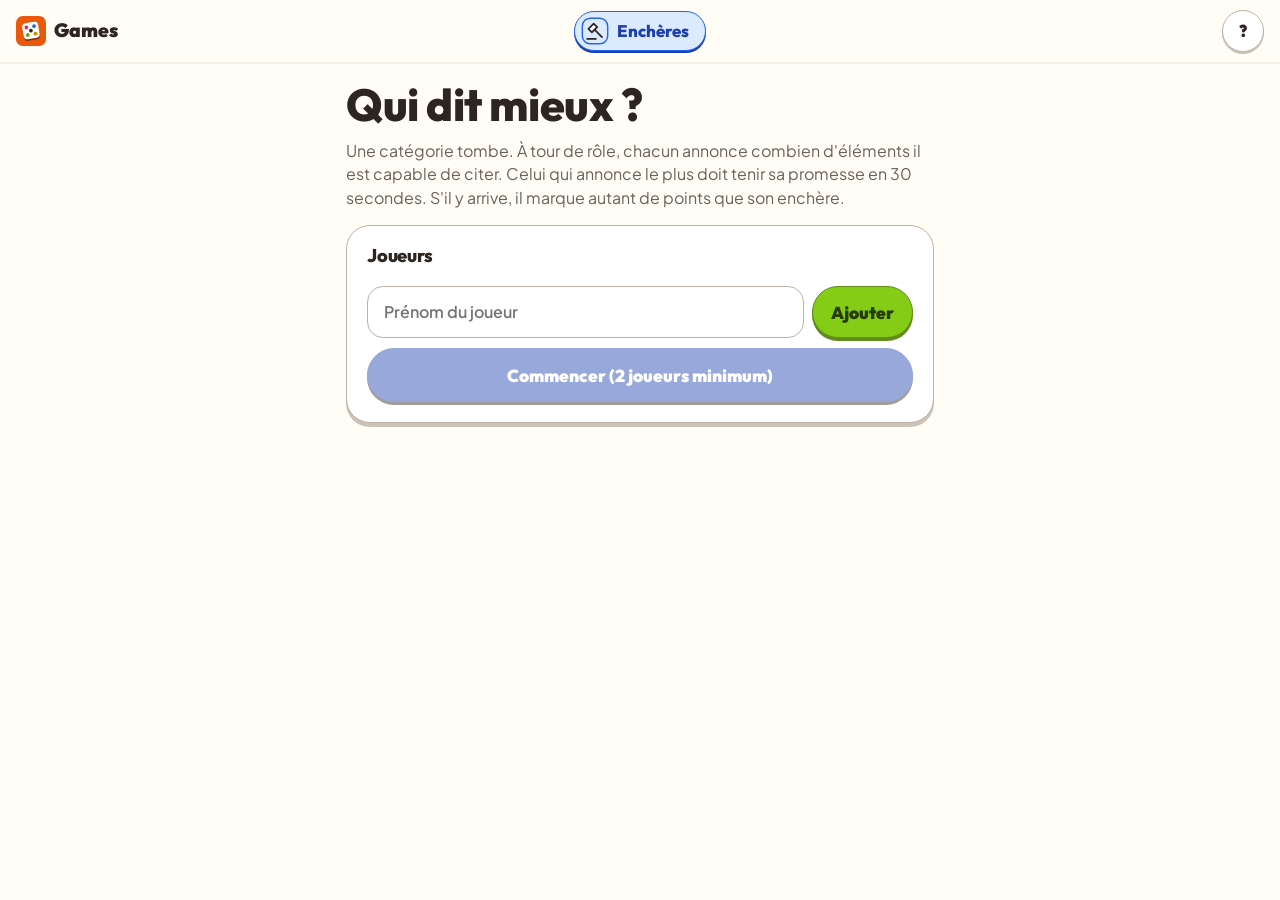
<file: encheres/index.html>
<!doctype html>
<html lang="fr">
<head>
  <meta charset="utf-8">
  <meta name="viewport" content="width=device-width, initial-scale=1, viewport-fit=cover">
  <title>Enchères, Games</title>
  <meta name="theme-color" content="#FFFDF5">
  <link rel="manifest" href="../manifest.webmanifest">
  <link rel="icon" href="../icons/icon.svg" type="image/svg+xml">
  <link rel="preconnect" href="https://fonts.googleapis.com">
  <link rel="preconnect" href="https://fonts.gstatic.com" crossorigin>
  <link href="https://fonts.googleapis.com/css2?family=Outfit:wght@600..900&family=Plus+Jakarta+Sans:wght@400..800&display=swap" rel="stylesheet">
  <link rel="stylesheet" href="../commun.css">
  <style>
    .categorie { font-family: var(--titre); font-weight: 900; font-size: clamp(1.7rem, 7vw, 2.4rem); line-height: 1.08; text-align: center; text-wrap: balance; }
    .grille-j { display: grid; grid-template-columns: repeat(auto-fill, minmax(140px, 1fr)); gap: 8px; }
    .grille-j .choix { gap: 8px; }
    .pas { display: flex; align-items: center; justify-content: center; gap: 18px; }
    .pas .rond { width: 58px; height: 58px; font-size: 1.6rem; }
    .pas input { font-family: var(--titre); font-weight: 900; font-size: 3rem; width: 3.2ch; text-align: center; line-height: 1; padding: 6px 0; border-radius: 18px;
      border: 1.6px solid var(--bord); background: #fff; -moz-appearance: textfield; appearance: textfield; }
    .pas input::-webkit-inner-spin-button, .pas input::-webkit-outer-spin-button { -webkit-appearance: none; margin: 0; }
    .pas input:focus { outline: none; border-color: var(--c); box-shadow: 0 0 0 3px var(--c-clair); }
    .compte { font-family: var(--titre); font-weight: 900; font-size: clamp(4rem, 22vw, 6.5rem); line-height: 1; text-align: center; font-variant-numeric: tabular-nums; }
    .temps { font-family: var(--titre); font-weight: 900; font-size: 1.6rem; text-align: center; font-variant-numeric: tabular-nums; }
    .temps.urgent { color: var(--rouge); }
    .scores li { display: flex; align-items: center; gap: 10px; padding: 6px 0; font-weight: 700; }
    .scores li .n { flex: 1; }
    .scores { list-style: none; margin: 0; padding: 0; }
  </style>
</head>
<body data-jeu="encheres">
  <header class="entete">
    <a class="marque" href="../" aria-label="Retour à Games"></a>
    <span class="pilule-jeu"></span>
    <div class="droite"><button class="rond" id="aide" aria-label="Règles">?</button></div>
  </header>
  <main class="app" id="app" aria-live="polite"></main>
  <div id="modale" class="modale" hidden></div>
  <script src="../commun.js"></script>
  <script src="../donnees/categories.js"></script>
  <script src="../donnees/categories-plus.js"></script>
  <script>
'use strict';
const DUREE = 30;
const $app = document.getElementById('app');
let P = null, chrono = null;

function accueil() {
  clearInterval(chrono);
  const J = G.joueurs();
  $app.innerHTML = `<div class="entre pile">
      <h1>Qui dit mieux ?</h1>
      <p class="doux">Une catégorie tombe. À tour de rôle, chacun annonce combien d'éléments il est capable de citer. Celui qui annonce le plus doit tenir sa promesse en ${DUREE} secondes. S'il y arrive, il marque autant de points que son enchère.</p>
    </div>
    <section class="carte pile entre">
      <h3>Joueurs</h3>
      <div id="ed"></div>
      <button class="btn jeu" data-act="jouer" ${J.length < 2 ? 'disabled' : ''}>Commencer${J.length < 2 ? ' (2 joueurs minimum)' : ''}</button>
    </section>`;
  G.editeurJoueurs(document.getElementById('ed'), accueil);
}

function jouer() {
  P = { noms: G.joueurs(), scores: G.joueurs().map(() => 0), manche: 0 };
  manche();
}

function manche() {
  P.manche++;
  P.cat = G.tirer('encheres', CATEGORIES, 1)[0];
  P.qui = null; P.mise = 3;
  encheres();
}

function encheres() {
  $app.innerHTML = `<div class="hud"><span class="etiquette">Manche ${P.manche}</span><button class="lien" data-act="scores">Scores</button></div>
    <section class="carte pile entre">
      <p class="categorie">${G.esc(P.cat)}</p>
      <p class="doux centre">Faites monter les enchères à voix haute, puis indiquez qui a gagné et sa mise.</p>
      <div class="pas"><button class="rond" data-act="moins" aria-label="Diminuer la mise">−</button>
        <input id="mise" type="number" inputmode="numeric" min="1" max="99" value="${P.mise}" aria-label="Enchère gagnante">
        <button class="rond" data-act="plus" aria-label="Augmenter la mise">+</button></div>
      <div class="grille-j" role="group" aria-label="Joueur qui remporte l'enchère">
        ${P.noms.map((n, i) => `<button class="choix" data-act="qui" data-i="${i}" aria-pressed="${P.qui === i}">${G.pastille(n, i)}${G.esc(n)}</button>`).join('')}
      </div>
      <button class="btn jeu" id="go" data-act="defi" ${P.qui === null ? 'disabled' : ''}>${texteGo()}</button>
      <button class="btn" data-act="changer">Autre catégorie</button>
    </section>`;
}

const texteGo = () => P.qui === null ? 'Choisis le joueur' : `${G.esc(P.noms[P.qui])} en cite ${P.mise}, top chrono`;
// La mise se tape au clavier sans re-rendre l'écran (le clavier resterait sinon fermé).
document.addEventListener('input', e => {
  if (e.target.id !== 'mise') return;
  const v = parseInt(e.target.value, 10);
  if (v >= 1 && v <= 99) { P.mise = v; document.getElementById('go').innerHTML = texteGo(); }
});
document.addEventListener('change', e => { if (e.target.id === 'mise') e.target.value = P.mise; });

function defi() {
  P.fin = Date.now() + DUREE * 1000;
  $app.innerHTML = `<section class="carte pile entre">
      <p class="doux centre">${G.esc(P.noms[P.qui])} doit citer</p>
      <p class="compte">${P.mise}</p>
      <p class="categorie">${G.esc(P.cat)}</p>
      <p class="temps" id="temps">${DUREE} s</p>
      <p class="doux centre petit">Les autres comptent. À la fin, dites si le compte y est.</p>
      <button class="btn vert" data-act="reussi">Il en a cité ${P.mise}</button>
      <button class="btn" data-act="rate">Pas assez</button>
    </section>`;
  clearInterval(chrono);
  chrono = setInterval(() => {
    const reste = (P.fin - Date.now()) / 1000, t = document.getElementById('temps');
    if (!t) return clearInterval(chrono);
    if (reste <= 0) { clearInterval(chrono); t.textContent = 'Temps écoulé'; t.classList.add('urgent'); G.son(160, 0.5, 'sawtooth', 0.12); G.vibrer([200, 80, 200]); return; }
    t.textContent = Math.ceil(reste) + ' s'; t.classList.toggle('urgent', reste <= 5);
    if (reste <= 5 && Math.ceil(reste) !== P.bip) { P.bip = Math.ceil(reste); G.son(880, 0.05); }
  }, 250);
}

function verdict(reussi) {
  clearInterval(chrono);
  if (reussi) P.scores[P.qui] += P.mise;
  G.vibrer(reussi ? 30 : 10);
  $app.innerHTML = `<section class="carte pile entre centre">
      <h2>${reussi ? `${G.esc(P.noms[P.qui])} a tenu parole` : `Raté pour ${G.esc(P.noms[P.qui])}`}</h2>
      <p class="doux">${reussi ? `+${P.mise} points pour ${G.esc(P.noms[P.qui])}.` : 'Pas de points cette manche.'}</p>
    </section>
    ${tableau()}
    <button class="btn jeu" data-act="suivante">Manche suivante</button>
    <button class="btn" data-act="accueil">Changer les joueurs</button>`;
}

function tableau() {
  const ordre = P.noms.map((n, i) => ({ n, i, s: P.scores[i] })).sort((a, b) => b.s - a.s);
  return `<section class="carte"><h3>Scores</h3><ul class="scores">${ordre.map(o => `<li>${G.pastille(o.n, o.i)}<span class="n">${G.esc(o.n)}</span><span class="chiffre">${o.s}</span></li>`).join('')}</ul></section>`;
}

const actions = {
  jouer, accueil,
  plus() { P.mise = Math.min(99, P.mise + 1); encheres(); },
  moins() { P.mise = Math.max(1, P.mise - 1); encheres(); },
  qui(d) { P.qui = +d.i; encheres(); },
  changer() { P.cat = G.tirer('encheres', CATEGORIES, 1)[0]; encheres(); },
  defi,
  reussi: () => verdict(true),
  rate: () => verdict(false),
  suivante: manche,
  scores() { G.modale(`${tableau()}<button class="btn principal" onclick="G.fermer()">Fermer</button>`); },
};
document.addEventListener('click', e => { const b = e.target.closest('[data-act]'); if (b && actions[b.dataset.act]) actions[b.dataset.act](b.dataset); });
document.getElementById('aide').onclick = () => G.modale(`<h2>Comment jouer</h2>
  <div class="regles"><ul>
    <li>Une catégorie s'affiche, par exemple « Fromages ».</li>
    <li>Chacun son tour, on surenchérit à voix haute : « J'en cite 5 », « Moi 7 »… On peut passer.</li>
    <li>Le dernier à avoir enchéri choisit sa mise sur le téléphone et a ${DUREE} secondes pour citer autant d'éléments. Les autres comptent les bonnes réponses.</li>
    <li>S'il a cité le nombre annoncé, il gagne autant de points que son enchère. Sinon, personne ne marque.</li>
  </ul></div>
  <button class="btn principal" onclick="G.fermer()">Compris</button>`);
accueil();
  </script>
</body>
</html>
</file>
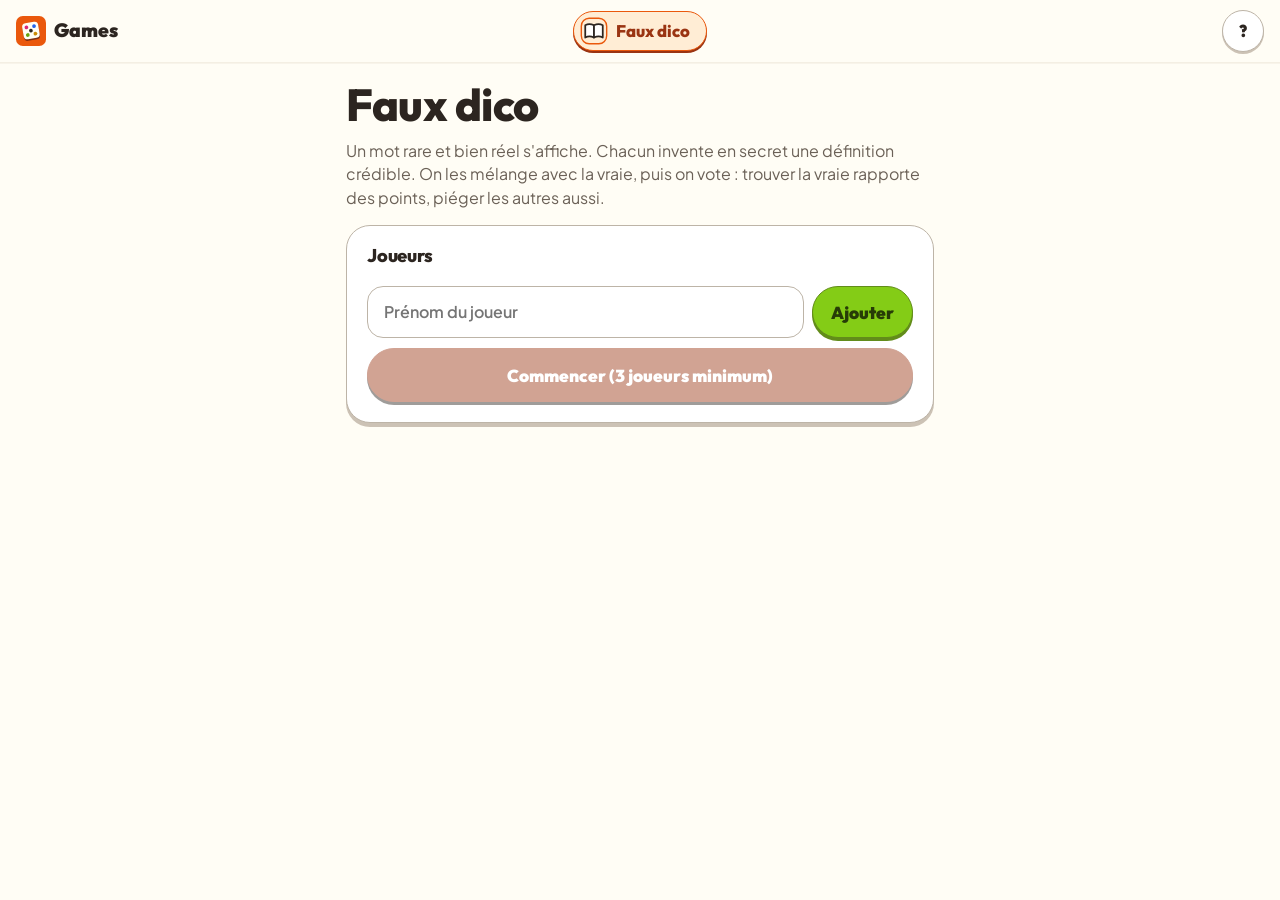
<file: fauxdico/index.html>
<!doctype html>
<html lang="fr">
<head>
  <meta charset="utf-8">
  <meta name="viewport" content="width=device-width, initial-scale=1, viewport-fit=cover">
  <title>Faux dico, Games</title>
  <meta name="theme-color" content="#FFFDF5">
  <link rel="manifest" href="../manifest.webmanifest">
  <link rel="icon" href="../icons/icon.svg" type="image/svg+xml">
  <link rel="preconnect" href="https://fonts.googleapis.com">
  <link rel="preconnect" href="https://fonts.gstatic.com" crossorigin>
  <link href="https://fonts.googleapis.com/css2?family=Outfit:wght@600..900&family=Plus+Jakarta+Sans:wght@400..800&display=swap" rel="stylesheet">
  <link rel="stylesheet" href="../commun.css">
  <style>
    .mot { font-family: var(--titre); font-weight: 900; font-size: clamp(2rem, 9vw, 3rem); line-height: 1.05; text-align: center; overflow-wrap: anywhere; }
    .defs { list-style: none; margin: 0; padding: 0; display: flex; flex-direction: column; gap: 10px; }
    .defs li { display: flex; gap: 12px; align-items: flex-start; padding: 12px 14px; border-radius: 16px; background: var(--creux); }
    .defs li.vraie { background: var(--vert-clair); box-shadow: inset 0 0 0 1.6px var(--vert-bord); }
    .lettre { font-family: var(--titre); font-weight: 900; font-size: 1.2rem; color: var(--c-bord); min-width: 1.4em; }
    .defs .qui { display: block; font-size: .85rem; font-weight: 700; color: var(--encre-2); margin-top: 4px; }
    .vote-j { display: flex; flex-direction: column; gap: 6px; }
    .vote-j .nom { display: flex; align-items: center; gap: 8px; font-weight: 700; }
    .lettres { display: flex; flex-wrap: wrap; gap: 6px; }
    .lettres .choix { width: 48px; min-height: 46px; padding: 0; justify-content: center; font-family: var(--titre); font-weight: 900; }
    .scores { list-style: none; margin: 0; padding: 0; }
    .scores li { display: flex; align-items: center; gap: 10px; padding: 6px 0; font-weight: 700; }
    .scores li .n { flex: 1; }
    .gain { color: var(--vert-bord); font-family: var(--titre); font-weight: 800; }
  </style>
</head>
<body data-jeu="fauxdico">
  <header class="entete">
    <a class="marque" href="../" aria-label="Retour à Games"></a>
    <span class="pilule-jeu"></span>
    <div class="droite"><button class="rond" id="aide" aria-label="Règles">?</button></div>
  </header>
  <main class="app" id="app" aria-live="polite"></main>
  <div id="modale" class="modale" hidden></div>
  <script src="../commun.js"></script>
  <script src="data.js"></script>
  <script>
'use strict';
const $app = document.getElementById('app');
const ABC = 'ABCDEFGHIJKLMNOPQRSTU';
let P = null;

function accueil() {
  const J = G.joueurs();
  $app.innerHTML = `<div class="entre pile">
      <h1>Faux dico</h1>
      <p class="doux">Un mot rare et bien réel s'affiche. Chacun invente en secret une définition crédible. On les mélange avec la vraie, puis on vote : trouver la vraie rapporte des points, piéger les autres aussi.</p>
    </div>
    <section class="carte pile entre">
      <h3>Joueurs</h3>
      <div id="ed"></div>
      <button class="btn jeu" data-act="jouer" ${J.length < 3 ? 'disabled' : ''}>Commencer${J.length < 3 ? ' (3 joueurs minimum)' : ''}</button>
    </section>`;
  G.editeurJoueurs(document.getElementById('ed'), accueil);
}

function jouer() {
  P = { noms: G.joueurs(), scores: G.joueurs().map(() => 0), manche: 0 };
  manche();
}

function manche() {
  P.manche++;
  [P.mot, P.vraie] = G.tirer('fauxdico', MOTS, 1)[0];
  P.defs = P.noms.map(() => null);
  P.j = 0;
  $app.innerHTML = `<div class="hud"><span class="etiquette">Manche ${P.manche}</span><button class="lien" data-act="scores">Scores</button></div>
    <section class="carte pile entre centre">
      <p class="doux">Le mot de la manche</p>
      <p class="mot">${G.esc(P.mot)}</p>
      <p class="doux">Montrez-le à tout le monde. Si quelqu'un connaît le sens exact, changez de mot.</p>
      <button class="btn jeu" data-act="ecrire">Chacun écrit sa définition</button>
      <button class="btn" data-act="autre">Changer de mot</button>
    </section>`;
}

function passe() {
  $app.innerHTML = `<div class="carte passe entre">
    ${G.pastille(P.noms[P.j], P.j)}
    <p class="doux">Passe le téléphone à</p>
    <p class="nom">${G.esc(P.noms[P.j])}</p>
    <button class="btn jeu" data-act="saisir">C'est moi</button>
  </div>`;
}

function saisir() {
  $app.innerHTML = `<section class="carte pile entre">
      <p class="mot">${G.esc(P.mot)}</p>
      <label class="doux" for="def">${G.esc(P.noms[P.j])}, invente une définition qui sonne vrai.</label>
      <textarea class="champ" id="def" maxlength="160" placeholder="Petit outil de cordonnier servant à…"></textarea>
      <button class="btn jeu" data-act="valider">Valider et cacher</button>
    </section>`;
  document.getElementById('def').focus();
}

function lecture() {
  P.liste = G.melanger([{ t: P.vraie, de: -1 }, ...P.defs.map((t, i) => ({ t, de: i }))]);
  P.votes = P.noms.map(() => null);
  $app.innerHTML = `<section class="carte pile entre">
      <p class="mot">${G.esc(P.mot)}</p>
      <p class="doux">Lisez toutes les définitions à voix haute, sans rire.</p>
      <ol class="defs">${P.liste.map((d, k) => `<li><span class="lettre">${ABC[k]}</span><span>${G.esc(d.t)}</span></li>`).join('')}</ol>
      <button class="btn jeu" data-act="voter">Passer au vote</button>
    </section>`;
}

function vote() {
  const tous = P.votes.every(v => v !== null);
  $app.innerHTML = `<section class="carte pile entre">
      <p class="mot">${G.esc(P.mot)}</p>
      <ol class="defs">${P.liste.map((d, k) => `<li><span class="lettre">${ABC[k]}</span><span>${G.esc(d.t)}</span></li>`).join('')}</ol>
    </section>
    <section class="carte pile">
      <h3>Qui vote pour quoi ?</h3>
      <p class="doux petit">On ne peut pas voter pour sa propre définition.</p>
      ${P.noms.map((n, i) => `<div class="vote-j"><span class="nom">${G.pastille(n, i)}${G.esc(n)}</span>
        <div class="lettres" role="group" aria-label="Vote de ${G.esc(n)}">${P.liste.map((d, k) => `<button class="choix" data-act="vote" data-i="${i}" data-k="${k}"
          aria-pressed="${P.votes[i] === k}" ${d.de === i ? 'disabled' : ''} aria-label="${ABC[k]}">${ABC[k]}</button>`).join('')}</div></div>`).join('')}
      <button class="btn jeu" data-act="reveler" ${tous ? '' : 'disabled'}>${tous ? 'Révéler la vraie définition' : 'Tout le monde doit voter'}</button>
    </section>`;
}

function reveler() {
  const gains = P.noms.map(() => 0);
  P.votes.forEach((k, i) => {
    const d = P.liste[k];
    if (d.de === -1) gains[i] += 2;          // a trouvé la vraie
    else gains[d.de] += 1;                    // a piégé quelqu'un
  });
  gains.forEach((g, i) => { P.scores[i] += g; });
  const votants = k => P.votes.map((v, i) => v === k ? P.noms[i] : null).filter(Boolean);
  $app.innerHTML = `<section class="carte pile entre">
      <p class="mot">${G.esc(P.mot)}</p>
      <ol class="defs">${P.liste.map((d, k) => {
        const v = votants(k);
        return `<li class="${d.de === -1 ? 'vraie' : ''}"><span class="lettre">${ABC[k]}</span><span>${G.esc(d.t)}
          <span class="qui">${d.de === -1 ? 'La vraie définition' : 'Inventée par ' + G.esc(P.noms[d.de])}${v.length ? `, choisie par ${v.map(G.esc).join(', ')}` : ''}</span></span></li>`;
      }).join('')}</ol>
    </section>
    <section class="carte"><h3>Scores</h3><ul class="scores">${P.noms.map((n, i) => ({ n, i, s: P.scores[i] })).sort((a, b) => b.s - a.s)
      .map(o => `<li>${G.pastille(o.n, o.i)}<span class="n">${G.esc(o.n)}</span>${gains[o.i] ? `<span class="gain">+${gains[o.i]}</span>` : ''}<span class="chiffre">${o.s}</span></li>`).join('')}</ul></section>
    <button class="btn jeu" data-act="suivante">Manche suivante</button>
    <button class="btn" data-act="accueil">Changer les joueurs</button>`;
}

const actions = {
  jouer, accueil, suivante: manche,
  autre() { P.manche--; manche(); },
  ecrire: passe, saisir,
  valider() {
    const t = document.getElementById('def').value.trim().replace(/\s+/g, ' ');
    if (t.length < 4) return G.toast('Écris au moins quelques mots');
    P.defs[P.j] = t[0].toUpperCase() + t.slice(1) + (/[.!?…]$/.test(t) ? '' : '.');
    if (++P.j < P.noms.length) passe(); else lecture();
  },
  voter: vote,
  vote(d) { P.votes[+d.i] = +d.k; vote(); },
  reveler,
  scores() {
    G.modale(`<h2>Scores</h2><ul class="scores">${P.noms.map((n, i) => `<li>${G.pastille(n, i)}<span class="n">${G.esc(n)}</span><span class="chiffre">${P.scores[i]}</span></li>`).join('')}</ul>
      <button class="btn principal" onclick="G.fermer()">Fermer</button>`);
  },
};
document.addEventListener('click', e => { const b = e.target.closest('[data-act]'); if (b && actions[b.dataset.act]) actions[b.dataset.act](b.dataset); });
document.getElementById('aide').onclick = () => G.modale(`<h2>Comment jouer</h2>
  <div class="regles"><ul>
    <li>Un mot rare s'affiche pour tout le monde.</li>
    <li>Le téléphone passe de main en main : chacun écrit en secret une fausse définition, la plus crédible possible.</li>
    <li>Toutes les définitions sont mélangées avec la vraie et lues à voix haute.</li>
    <li>Chacun vote pour celle qu'il croit vraie. Trouver la vraie : +2. Chaque joueur piégé par ta définition : +1 pour toi.</li>
  </ul></div>
  <button class="btn principal" onclick="G.fermer()">Compris</button>`);
accueil();
  </script>
</body>
</html>
</file>
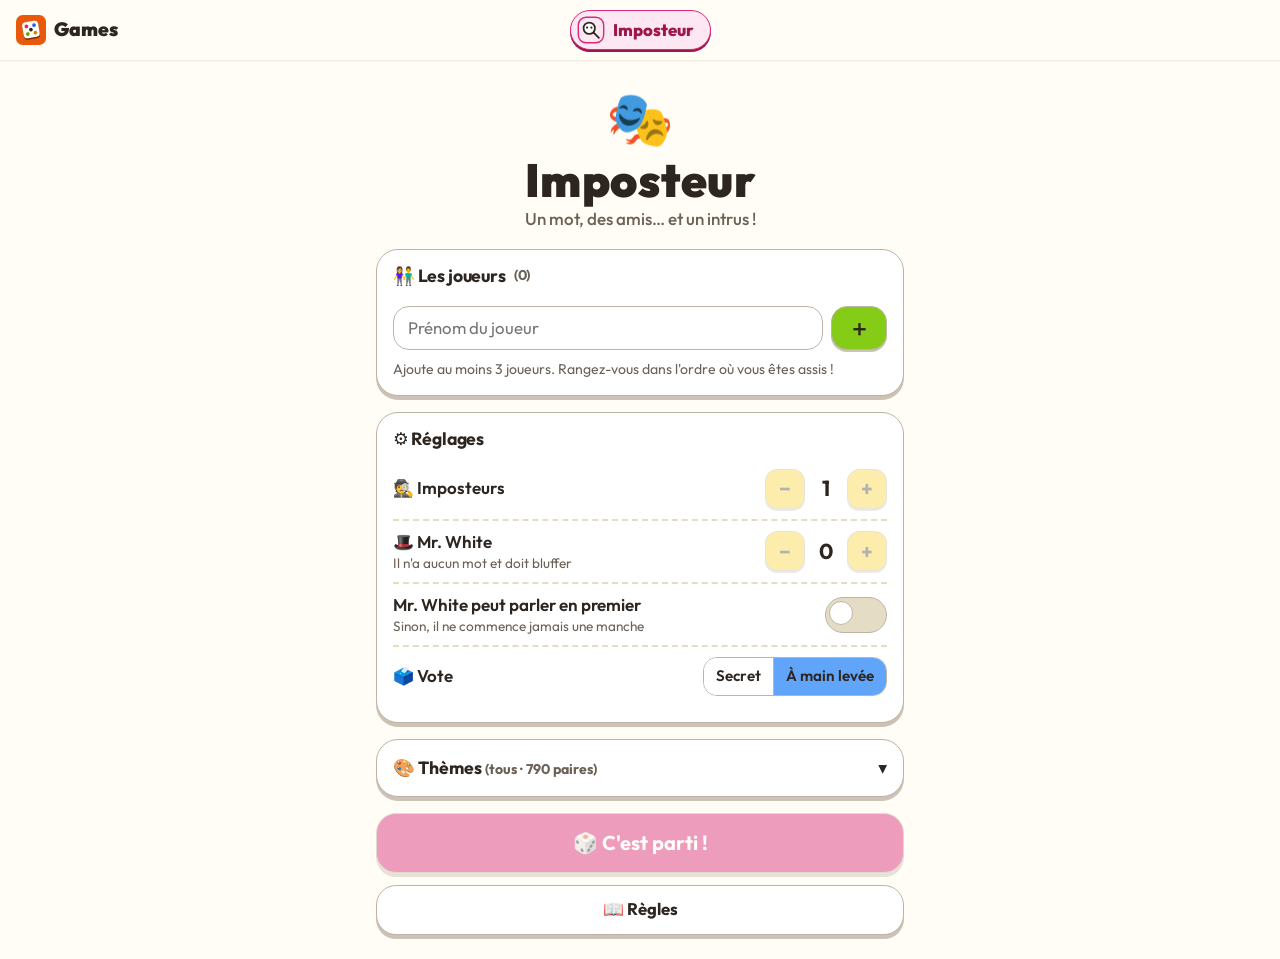
<file: imposteur/index.html>
<!doctype html>
<html lang="fr">
<head>
  <meta charset="utf-8">
  <meta name="viewport" content="width=device-width, initial-scale=1, viewport-fit=cover">
  <title>Imposteur, Games</title>
  <meta name="theme-color" content="#FFFDF5">
  <link rel="manifest" href="../manifest.webmanifest">
  <link rel="icon" href="../icons/icon.svg" type="image/svg+xml">
  <link rel="preconnect" href="https://fonts.googleapis.com">
  <link rel="preconnect" href="https://fonts.gstatic.com" crossorigin>
  <link href="https://fonts.googleapis.com/css2?family=Outfit:wght@600..900&family=Plus+Jakarta+Sans:wght@400..800&display=swap" rel="stylesheet">
  <link rel="stylesheet" href="../commun.css">
  <link rel="stylesheet" href="style.css">
</head>
<body data-jeu="imposteur">
  <header class="entete">
    <a class="marque" href="../" aria-label="Retour à Games"></a>
    <span class="pilule-jeu"></span>
    <div class="droite"></div>
  </header>
  <main id="app" class="app" aria-live="polite"></main>
  <div id="modale" class="modale" hidden></div>
  <script src="../commun.js"></script>
  <script src="app.js"></script>
</body>
</html>
</file>
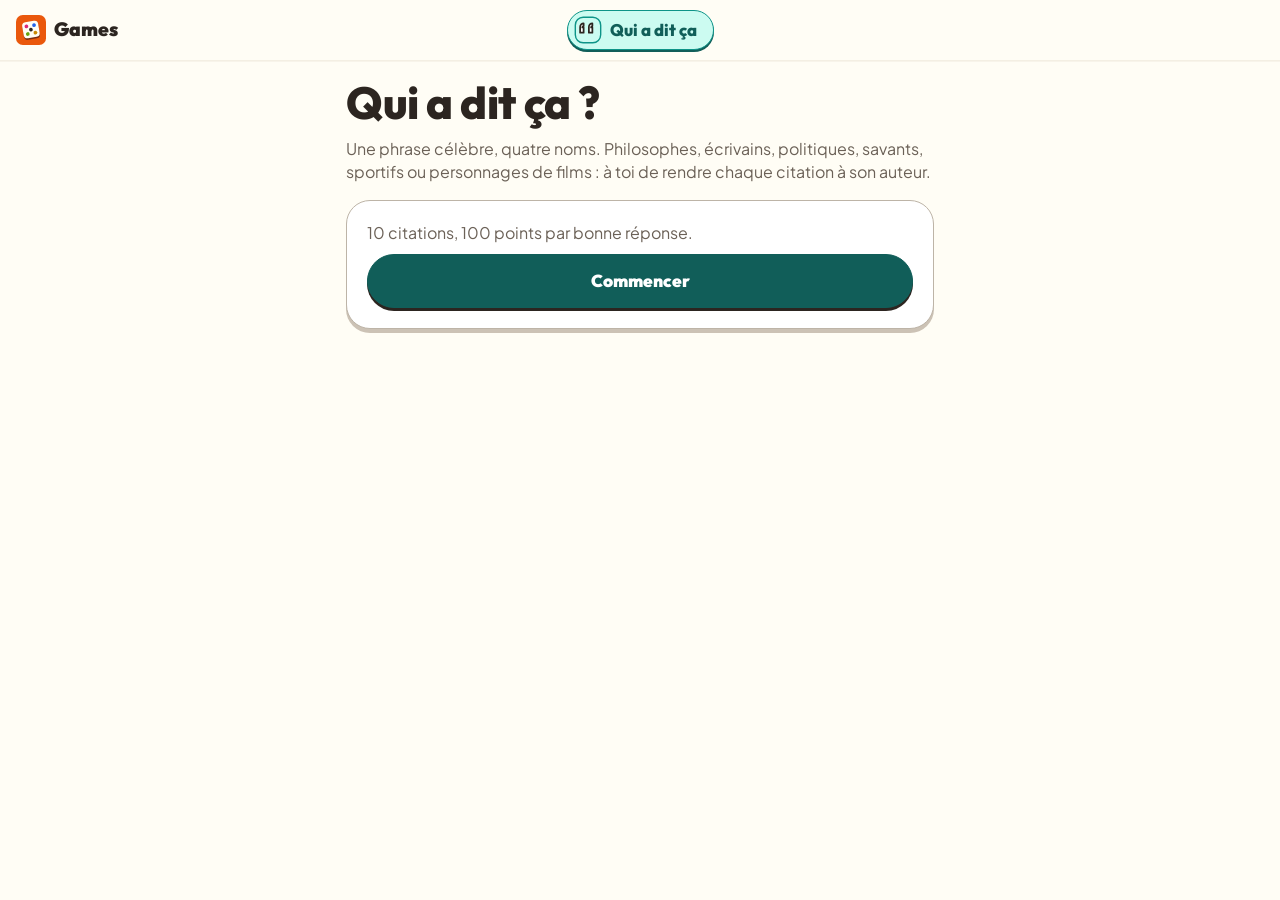
<file: quiditca/index.html>
<!doctype html>
<html lang="fr">
<head>
  <meta charset="utf-8">
  <meta name="viewport" content="width=device-width, initial-scale=1, viewport-fit=cover">
  <title>Qui a dit ça, Games</title>
  <meta name="theme-color" content="#FFFDF5">
  <link rel="manifest" href="../manifest.webmanifest">
  <link rel="icon" href="../icons/icon.svg" type="image/svg+xml">
  <link rel="preconnect" href="https://fonts.googleapis.com">
  <link rel="preconnect" href="https://fonts.gstatic.com" crossorigin>
  <link href="https://fonts.googleapis.com/css2?family=Outfit:wght@600..900&family=Plus+Jakarta+Sans:wght@400..800&display=swap" rel="stylesheet">
  <link rel="stylesheet" href="../commun.css">
  <style>
    .citation { font-family: var(--titre); font-weight: 800; font-size: clamp(1.35rem, 5vw, 1.8rem); line-height: 1.2; text-wrap: balance; }
    .citation::before { content: '« '; color: var(--c); }
    .citation::after { content: ' »'; color: var(--c); }
    .note { background: var(--creux); border-radius: 16px; padding: 12px 14px; }
  </style>
</head>
<body data-jeu="quiditca">
  <header class="entete">
    <a class="marque" href="../" aria-label="Retour à Games"></a>
    <span class="pilule-jeu"></span>
    <div class="droite"></div>
  </header>
  <main class="app" id="app" aria-live="polite"></main>
  <div id="modale" class="modale" hidden></div>
  <script src="../commun.js"></script>
  <script src="data.js"></script>
  <script>
'use strict';
const TOURS = 10;
const $app = document.getElementById('app');
let P = null;

function question(c) {
  const [texte, auteur, famille, note] = c;
  const autres = [...new Set(CITATIONS.filter(x => x[2] === famille && x[1] !== auteur).map(x => x[1]))];
  return { texte, auteur, note, choix: G.melanger([auteur, ...G.melanger(autres).slice(0, 3)]) };
}
for (const f of new Set(CITATIONS.map(c => c[2])))
  console.assert(new Set(CITATIONS.filter(c => c[2] === f).map(c => c[1])).size >= 4, 'pas assez d\'auteurs dans ' + f);

function accueil() {
  const rec = G.lire('record:quiditca', 0);
  $app.innerHTML = `<div class="entre pile">
      <h1>Qui a dit ça ?</h1>
      <p class="doux">Une phrase célèbre, quatre noms. Philosophes, écrivains, politiques, savants, sportifs ou personnages de films : à toi de rendre chaque citation à son auteur.</p>
    </div>
    <section class="carte pile entre">
      <p class="doux">${TOURS} citations, 100 points par bonne réponse.${rec ? ` Ton record : <b>${G.fmt(rec)}</b>.` : ''}</p>
      <button class="btn jeu" data-act="jouer">Commencer</button>
    </section>`;
}

function jouer() {
  P = { qs: G.tirer('quiditca', CITATIONS, TOURS).map(question), i: 0, score: 0, rep: null };
  tour();
}

function tour() {
  const q = P.qs[P.i], fini = P.rep !== null;
  $app.innerHTML = `<div class="hud"><span class="etiquette">Citation ${P.i + 1} sur ${TOURS}</span><span class="chiffre doux">${G.fmt(P.score)} pts</span></div>
    <div class="jauge"><i style="transform:scaleX(${(P.i + (fini ? 1 : 0)) / TOURS})"></i></div>
    <section class="carte pile entre">
      <p class="citation">${G.esc(q.texte)}</p>
      <div class="pile" role="group" aria-label="Auteurs possibles">
        ${q.choix.map(a => `<button class="choix ${fini ? (a === q.auteur ? 'bon' : a === P.rep ? 'faux' : '') : ''}" data-act="rep" data-a="${G.esc(a)}" ${fini ? 'disabled' : ''}>${G.esc(a)}</button>`).join('')}
      </div>
      ${fini ? `<p><span class="etiquette ${P.rep === q.auteur ? 'vert' : 'rouge'}">${P.rep === q.auteur ? 'Bien vu' : 'Raté'}</span></p>
        ${q.note ? `<p class="note">${G.esc(q.note)}</p>` : ''}
        <button class="btn principal" data-act="suite">${P.i < TOURS - 1 ? 'Citation suivante' : 'Voir mon score'}</button>` : ''}
    </section>`;
  if (fini) document.querySelector('[data-act="suite"]').focus({ preventScroll: true });
}

function fin() {
  const ancien = G.record('quiditca', P.score);
  $app.innerHTML = `<section class="carte pile entre">
    <p class="hud"><span class="score chiffre">${G.fmt(P.score)}<small> / ${G.fmt(TOURS * 100)}</small></span></p>
    <p class="doux">${P.score > ancien ? 'Nouveau record sur ce téléphone.' : `Ton record reste ${G.fmt(ancien)}.`}</p>
    <button class="btn jeu" data-act="jouer">Rejouer</button>
    <a class="btn" href="../">Autres jeux</a></section>`;
}

const actions = {
  jouer,
  rep(d) {
    if (P.rep !== null) return;
    P.rep = d.a;
    const ok = d.a === P.qs[P.i].auteur;
    if (ok) P.score += 100;
    G.vibrer(ok ? 15 : [10, 40, 10]);
    tour();
  },
  suite() { P.rep = null; if (++P.i < TOURS) tour(); else fin(); },
};
document.addEventListener('click', e => { const b = e.target.closest('[data-act]'); if (b && actions[b.dataset.act]) actions[b.dataset.act](b.dataset); });
accueil();
  </script>
</body>
</html>
</file>
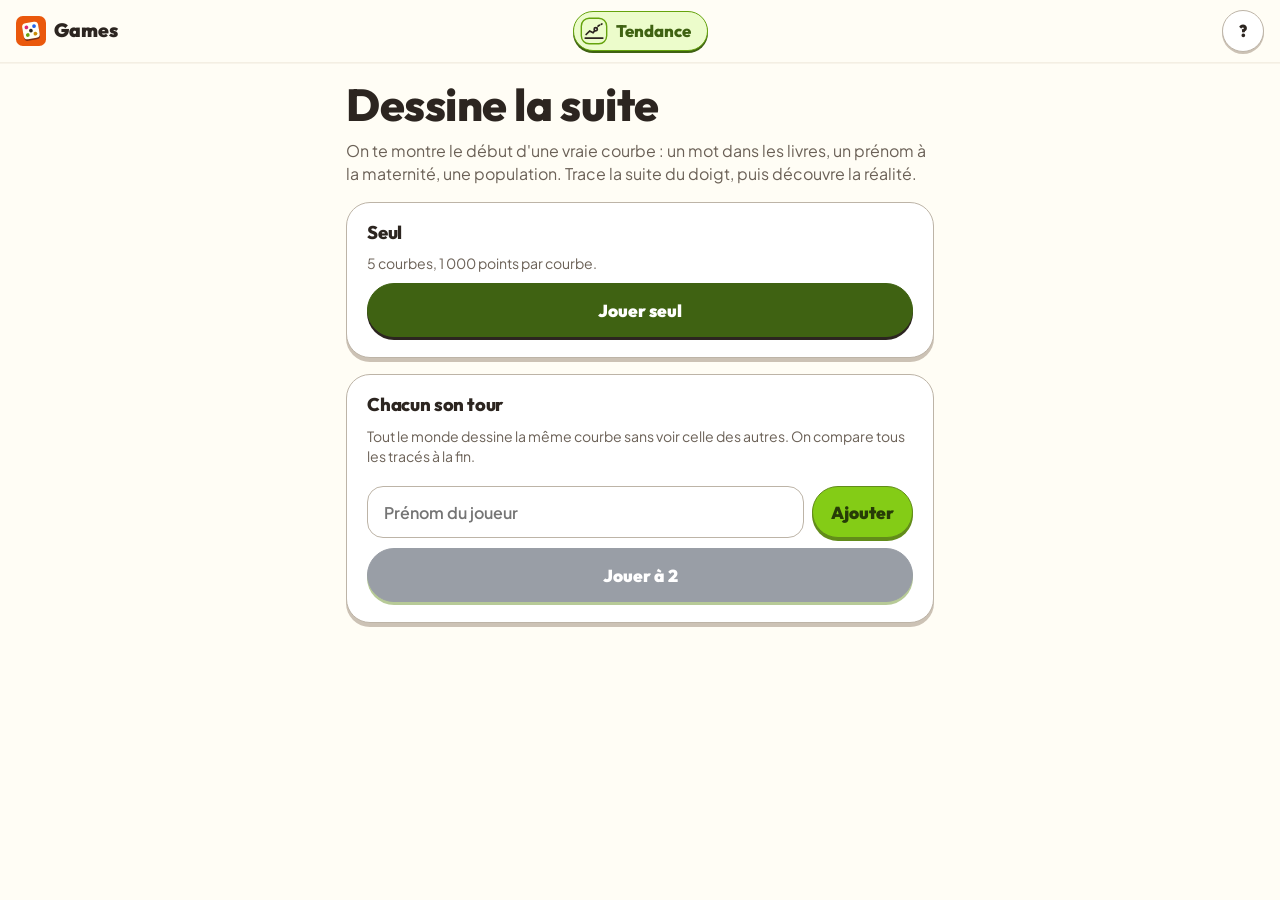
<file: tendance/index.html>
<!doctype html>
<html lang="fr">
<head>
  <meta charset="utf-8">
  <meta name="viewport" content="width=device-width, initial-scale=1, viewport-fit=cover">
  <title>Tendance, Games</title>
  <meta name="theme-color" content="#FFFDF5">
  <link rel="manifest" href="../manifest.webmanifest">
  <link rel="icon" href="../icons/icon.svg" type="image/svg+xml">
  <link rel="preconnect" href="https://fonts.googleapis.com">
  <link rel="preconnect" href="https://fonts.gstatic.com" crossorigin>
  <link href="https://fonts.googleapis.com/css2?family=Outfit:wght@600..900&family=Plus+Jakarta+Sans:wght@400..800&display=swap" rel="stylesheet">
  <link rel="stylesheet" href="../commun.css">
  <style>
    .graphe { position: relative; }
    .graphe svg { display: block; width: 100%; height: auto; touch-action: none; user-select: none; -webkit-user-select: none; }
    .graphe svg:focus-visible { outline: 3px solid var(--c); outline-offset: 4px; border-radius: 12px; }
    .axe text { font: 600 13px var(--texte); fill: var(--encre-2); }
    .zone { fill: var(--creux); }
    .zone-texte { font: 800 17px var(--titre); fill: var(--encre-2); }
    .vraie { fill: none; stroke: var(--encre); stroke-width: 3.4; stroke-linejoin: round; stroke-linecap: round; }
    .toi { fill: none; stroke: var(--rose); stroke-width: 4; stroke-linejoin: round; stroke-linecap: round; }
    .autre { fill: none; stroke: #60A5FA; stroke-width: 1.6; opacity: .45; stroke-linejoin: round; }
    .joueur-l { fill: none; stroke-width: 3; stroke-linejoin: round; stroke-linecap: round; }
    .revele { transform-box: fill-box; transform-origin: left; transform: scaleX(0); animation: devoile 1100ms cubic-bezier(.45, 0, .2, 1) 150ms forwards; }
    @keyframes devoile { to { transform: scaleX(1); } }
    @media (prefers-reduced-motion: reduce) { .revele { transform: none; } }
    .outils { display: grid; grid-template-columns: 1fr 1fr; gap: 8px; }
    .outils .btn { box-shadow: 0 2px 0 var(--ombre); }
    .legende { display: flex; flex-wrap: wrap; gap: 6px 16px; font-size: .9rem; font-weight: 700; }
    .legende i { display: inline-block; width: 18px; height: 4px; border-radius: 2px; vertical-align: middle; margin-right: 6px; background: var(--l); }
    .resultat { display: grid; grid-template-columns: 1fr auto; gap: 4px 12px; align-items: center; }
    .pts { font-family: var(--titre); font-weight: 900; font-size: 1.2rem; padding: 6px 14px; border-radius: 999px; background: var(--vert-clair); color: var(--vert-bord);
      border: 1.6px solid var(--vert); box-shadow: 0 2px 0 var(--vert-bord); }
    .titre-serie { font-size: 1.35rem; }
    .classement li { display: flex; align-items: center; gap: 10px; padding: 8px 0; font-weight: 700; }
    .classement li span.n { flex: 1; }
    .classement { list-style: none; margin: 0; padding: 0; }
  </style>
</head>
<body data-jeu="tendance">
  <header class="entete">
    <a class="marque" href="../" aria-label="Retour à Games"></a>
    <span class="pilule-jeu"></span>
    <div class="droite"><button class="rond" id="aide" aria-label="Règles">?</button></div>
  </header>
  <main class="app" id="app" aria-live="polite"></main>
  <div id="modale" class="modale" hidden></div>
  <script src="../commun.js"></script>
  <script src="data.js"></script>
  <script>
'use strict';
const MANCHES = 5;
let W = 640, H = 420;
const M = { g: 48, d: 14, h: 16, b: 34 };
const $app = document.getElementById('app');
let P = null;          // partie en cours
let dessin = null;     // tracé du joueur courant : { ans, vals, i, histo }

// Échelle « ronde » au-dessus du maximum.
function plafond(v) {
  const e = 10 ** Math.floor(Math.log10(v || 1));
  for (const m of [1, 1.2, 1.5, 2, 2.5, 3, 4, 5, 6, 8, 10, 12, 15]) if (m * e >= v * 1.12) return m * e;
}
const fmtV = v => v.toLocaleString('fr-FR', { maximumSignificantDigits: 3 });
// Score : 1 000 si parfait, environ 700 pour une erreur moyenne de 8 % de l'échelle.
const points = (err, haut) => Math.round(1000 * Math.exp(-4.4 * err / haut));
console.assert(points(0, 10) === 1000 && Math.abs(points(0.8, 10) - 703) < 3, 'points');
console.assert(plafond(62.1) === 80 && plafond(8.22) === 10 && plafond(9.98) === 12, 'plafond');
console.assert(SERIES.every(x => Number.isFinite(plafond(Math.max(...x.v)))), 'courbe sans échelle');

function geo(s) {
  // Le graphique prend la largeur réelle de la carte : le texte garde sa taille, et sur téléphone il devient plus haut que large.
  W = Math.round(Math.min(640, Math.max(300, $app.clientWidth - 76)));
  H = Math.round(W < 480 ? W * 1.05 : W * 0.66);
  const fin = s.debut + s.v.length - 1, haut = plafond(Math.max(...s.v));
  // Sur petit écran, on coupe le début de l'historique pour que la zone à dessiner reste large.
  const d0 = W < 480 ? Math.max(s.debut, Math.round(s.coupe - 1.3 * (fin - s.coupe))) : s.debut;
  const x = a => M.g + (a - d0) / (fin - d0) * (W - M.g - M.d);
  const y = v => H - M.b - v / haut * (H - M.h - M.b);
  return { fin, haut, d0, x, y, an: px => d0 + (px - M.g) / (W - M.g - M.d) * (fin - d0), val: py => (H - M.b - py) / (H - M.h - M.b) * haut };
}
const chemin = (pts, g) => pts.map(([a, v], i) => `${i ? 'L' : 'M'}${g.x(a).toFixed(1)},${g.y(v).toFixed(1)}`).join('');

function svgGraphe(s, contenu) {
  const g = geo(s), xc = g.x(s.coupe);
  const pas = (g.fin - g.d0) > 80 ? 20 : (g.fin - g.d0) > 40 ? 10 : 5;
  let axes = '';
  // Nombre de graduations qui tombe sur des valeurs rondes (150 → 5 pas de 30, pas 4 de 37,5).
  const n = [4, 5, 3, 6].find(n => +(g.haut / n).toPrecision(2) === g.haut / n) || 4;
  for (let k = 0; k <= n; k++) {
    const v = g.haut * k / n, yy = g.y(v);
    axes += `<line x1="${M.g}" x2="${W - M.d}" y1="${yy}" y2="${yy}" stroke="${k ? '#EFE8DA' : '#BDB4A7'}" stroke-width="${k ? 1 : 1.6}"/>
      <text x="${M.g - 8}" y="${yy}" text-anchor="end" dominant-baseline="middle">${fmtV(v)}</text>`;
  }
  for (let a = Math.ceil(g.d0 / pas) * pas; a <= g.fin; a += pas)
    axes += `<text x="${g.x(a)}" y="${H - 10}" text-anchor="middle">${a}</text>`;
  const vu = s.v.slice(g.d0 - s.debut, s.coupe - s.debut + 1).map((v, i) => [g.d0 + i, v]);
  return `<svg viewBox="0 0 ${W} ${H}" role="application" tabindex="0" aria-label="${G.esc(s.titre)}, en ${G.esc(s.unite)}. Courbe connue jusqu'en ${s.coupe}.">
    <rect class="zone" x="${xc}" y="${M.h}" width="${W - M.d - xc}" height="${H - M.h - M.b}" rx="6"/>
    <g class="axe">${axes}</g>
    <line x1="${xc}" x2="${xc}" y1="${M.h}" y2="${H - M.b}" stroke="#8C8276" stroke-width="1.6" stroke-dasharray="5 5"/>
    <path class="vraie" d="${chemin(vu, g)}"/>
    ${contenu}
    <circle cx="${xc}" cy="${g.y(vu.at(-1)[1])}" r="6" fill="#fff" stroke="#2C2520" stroke-width="2.4"/>
  </svg>`;
}

// ---------- Accueil ----------
function accueil() {
  P = null;
  const J = G.joueurs(), rec = G.lire('record:tendance', 0);
  $app.innerHTML = `
    <div class="entre pile">
      <h1>Dessine la suite</h1>
      <p class="doux">On te montre le début d'une vraie courbe : un mot dans les livres, un prénom à la maternité, une population. Trace la suite du doigt, puis découvre la réalité.</p>
    </div>
    <section class="carte pile entre">
      <h3>Seul</h3>
      <p class="doux petit">${MANCHES} courbes, 1 000 points par courbe.${rec ? ` Ton record : <b>${G.fmt(rec)}</b> sur ${G.fmt(MANCHES * 1000)}.` : ''}</p>
      <button class="btn jeu" data-act="solo">Jouer seul</button>
    </section>
    <section class="carte pile entre">
      <h3>Chacun son tour</h3>
      <p class="doux petit">Tout le monde dessine la même courbe sans voir celle des autres. On compare tous les tracés à la fin.</p>
      <div id="ed"></div>
      <button class="btn principal" data-act="groupe" ${J.length < 2 ? 'disabled' : ''}>Jouer à ${Math.max(J.length, 2)}</button>
    </section>`;
  G.editeurJoueurs(document.getElementById('ed'), accueil);
}

function demarrer(groupe) {
  const noms = groupe ? G.joueurs() : ['Toi'];
  P = { noms, series: G.tirer('tendance', SERIES, MANCHES), m: 0, j: 0, traces: [], scores: noms.map(() => 0), groupe };
  manche();
}

function manche() {
  P.traces = [];
  P.j = 0;
  P.groupe ? passe() : dessiner();
}

function passe() {
  $app.innerHTML = `<div class="carte passe entre">
    ${G.pastille(P.noms[P.j], P.j)}
    <p class="doux">Courbe ${P.m + 1} sur ${MANCHES}. Passe le téléphone à</p>
    <p class="nom">${G.esc(P.noms[P.j])}</p>
    <button class="btn jeu" data-act="dessiner">C'est moi, je dessine</button>
  </div>`;
}

// ---------- Dessin ----------
// La zone cachée est découpée en 8 à 10 points à placer : plus facile au doigt qu'un tracé année par année.
function anneesPoints(s, fin) {
  const span = fin - s.coupe, n = Math.min(span, Math.max(8, Math.min(10, Math.round(span / 3))));
  return [...new Set(Array.from({ length: n }, (_, i) => Math.round(s.coupe + span * (i + 1) / n)))];
}
console.assert(anneesPoints({ coupe: 1995 }, 2022).length === 9 && anneesPoints({ coupe: 1995 }, 2022).at(-1) === 2022, 'points de contrôle');

// Valeurs année par année, par interpolation entre les points posés (pour le score et l'historique).
function versAnnees(s, v0, ans, vals) {
  const pts = [[s.coupe, v0], ...ans.map((a, i) => [a, vals[i]])];
  const out = [];
  for (let a = s.coupe + 1, k = 0; a <= ans.at(-1); a++) {
    while (pts[k + 1][0] < a) k++;
    const [a0, w0] = pts[k], [a1, w1] = pts[k + 1];
    out.push(w0 + (w1 - w0) * (a - a0) / (a1 - a0));
  }
  return out;
}
console.assert(versAnnees({ coupe: 2000 }, 0, [2002, 2004], [2, 6]).join() === '1,2,4,6', 'interpolation');

function dessiner() {
  const s = P.series[P.m], g = geo(s);
  const ans = anneesPoints(s, g.fin);
  dessin = { ans, vals: ans.map(() => null), i: 0, histo: [] };
  const guides = ans.map(a => `<line x1="${g.x(a)}" x2="${g.x(a)}" y1="${M.h + 4}" y2="${H - M.b}" stroke="#E2D9C8" stroke-width="1.4" stroke-dasharray="2 5"/>`).join('');
  const xm = (g.x(s.coupe) + W - M.d) / 2;
  $app.innerHTML = `
    <div class="hud entre"><div><span class="etiquette">Courbe ${P.m + 1} sur ${MANCHES}</span></div>
      <span class="chiffre doux">${P.groupe ? G.esc(P.noms[P.j]) : G.fmt(P.scores[0]) + ' pts'}</span></div>
    <div class="jauge"><i style="transform:scaleX(${P.m / MANCHES})"></i></div>
    <section class="carte pile entre">
      <h2 class="titre-serie">${G.esc(s.titre)}</h2>
      <p class="doux petit">Unité : ${G.esc(s.unite)}. La courbe s'arrête en ${s.coupe}.</p>
      <div class="graphe" id="graphe">${svgGraphe(s, `${guides}<path class="toi" id="trace"/><text class="zone-texte" id="invite" x="${xm}" y="${H / 2}" text-anchor="middle"><tspan x="${xm}">Dessine</tspan><tspan x="${xm}" dy="22">la suite</tspan></text>`)}</div>
      <div class="outils">
        <button class="btn petit" id="retour" disabled><svg viewBox="0 0 24 24" fill="none" stroke="currentColor" stroke-width="2.2" stroke-linecap="round" stroke-linejoin="round" aria-hidden="true"><path d="M9 14L4 9l5-5"/><path d="M4 9h10.5a5.5 5.5 0 010 11H11"/></svg>Retour</button>
        <button class="btn petit" id="gomme" disabled><svg viewBox="0 0 24 24" fill="none" stroke="currentColor" stroke-width="2.2" stroke-linecap="round" stroke-linejoin="round" aria-hidden="true"><path d="M7 21h13"/><path d="M5.5 16.5l9-9a2 2 0 012.8 0l2.2 2.2a2 2 0 010 2.8L13 19H8z"/><path d="M10 12l5 5"/></svg>Effacer</button>
      </div>
      <p class="doux petit">Glisse le doigt dans la zone grisée pour tracer la suite jusqu'en ${g.fin}. Au clavier : gauche et droite pour avancer, haut et bas pour monter ou descendre.</p>
      <button class="btn vert" id="valider" disabled>Trace jusqu'en ${g.fin}</button>
    </section>`;
  brancherDessin(s, g);
}

function brancherDessin(s, g) {
  const svg = document.querySelector('#graphe svg'), trace = document.getElementById('trace');
  const btn = document.getElementById('valider'), retour = document.getElementById('retour'), gomme = document.getElementById('gomme');
  const v0 = s.v[s.coupe - s.debut], { ans, vals } = dessin;
  let dernier = null;
  const maj = () => {
    const poses = ans.map((a, i) => [a, vals[i], i]).filter(p => p[1] !== null);
    trace.setAttribute('d', chemin([[s.coupe, v0], ...poses], g));
    const reste = vals.filter(v => v === null).length;
    btn.disabled = reste > 0;
    btn.textContent = reste ? `Trace jusqu'en ${g.fin}` : 'Valider mon tracé';
    retour.disabled = !dessin.histo.length;
    gomme.disabled = !poses.length;
    document.getElementById('invite').style.opacity = poses.length ? 0 : 1;
    const v = vals[dessin.i];
    svg.setAttribute('aria-valuetext', `${ans[dessin.i]} : ${v === null ? 'pas encore placé' : fmtV(v)}`);
  };
  const sauver = () => { dessin.histo.push(vals.slice()); if (dessin.histo.length > 60) dessin.histo.shift(); };
  const plusProche = x => ans.reduce((best, a, i) => Math.abs(g.x(a) - x) < Math.abs(g.x(ans[best]) - x) ? i : best, 0);
  // Pose la valeur du point i ; un glissement remplit les points sautés, le premier contact relie les points vides d'avant.
  const poser = (i, v) => {
    v = Math.max(0, Math.min(g.haut, v));
    if (dernier && dernier[0] !== i) {
      const [i0, w0] = dernier, sens = Math.sign(i - i0);
      for (let k = i0 + sens; k !== i; k += sens) vals[k] = w0 + (v - w0) * (k - i0) / (i - i0);
    } else if (!dernier) {
      let k0 = i - 1;
      while (k0 >= 0 && vals[k0] === null) k0--;
      const w0 = k0 < 0 ? v0 : vals[k0];
      for (let k = k0 + 1; k < i; k++) vals[k] = w0 + (v - w0) * (k - k0) / (i - k0);
    }
    vals[i] = v; dessin.i = i; dernier = [i, v];
    maj();
  };
  const point = e => {
    const p = svg.createSVGPoint(); p.x = e.clientX; p.y = e.clientY;
    return p.matrixTransform(svg.getScreenCTM().inverse());
  };
  svg.addEventListener('pointerdown', e => {
    const p = point(e);
    if (p.x < g.x(s.coupe) - 12) return;
    svg.setPointerCapture(e.pointerId); sauver(); dernier = null;
    poser(plusProche(p.x), g.val(p.y));
  });
  svg.addEventListener('pointermove', e => { if (svg.hasPointerCapture(e.pointerId)) { const p = point(e); poser(plusProche(p.x), g.val(p.y)); } });
  svg.addEventListener('pointerup', () => { dernier = null; });
  svg.addEventListener('keydown', e => {
    const i = dessin.i, cour = vals[i] ?? (i ? vals[i - 1] : null) ?? v0;
    if (e.key === 'ArrowRight' || e.key === 'ArrowLeft') {
      dessin.i = Math.max(0, Math.min(ans.length - 1, i + (e.key === 'ArrowRight' ? 1 : -1)));
      if (vals[dessin.i] === null) { sauver(); dernier = null; poser(dessin.i, cour); } else maj();
    } else if (e.key === 'ArrowUp' || e.key === 'ArrowDown') { sauver(); dernier = null; poser(i, cour + (e.key === 'ArrowUp' ? 1 : -1) * g.haut / 40); }
    else return;
    e.preventDefault();
  });
  retour.onclick = () => { const h = dessin.histo.pop(); if (h) h.forEach((v, k) => { vals[k] = v; }); maj(); };
  gomme.onclick = () => { sauver(); vals.fill(null); dessin.i = 0; maj(); };
  btn.onclick = () => { dessin.vals = versAnnees(s, v0, ans, vals); valider(s, g); };
  maj();
}

function valider(s, g) {
  P.traces.push(dessin.vals.slice());
  // Historique de ce téléphone pour cette courbe : ce sont « les autres courbes » en solo.
  const cle = 'hist:' + s.titre, hist = G.lire(cle, []);
  hist.push(dessin.vals.map(v => +v.toPrecision(3)));
  G.ecrire(cle, hist.slice(-40));
  if (P.groupe && P.j < P.noms.length - 1) { P.j++; passe(); return; }
  reveler(s, g, hist.slice(0, -P.traces.length));
}

function reveler(s, g, anciens) {
  const cachee = s.v.slice(s.coupe - s.debut + 1);
  const v0 = s.v[s.coupe - s.debut];
  const vers = vals => [[s.coupe, v0], ...vals.map((v, i) => [s.coupe + 1 + i, v])];
  const res = P.traces.map((vals, k) => {
    const err = vals.reduce((t, v, i) => t + Math.abs(v - cachee[i]), 0) / vals.length;
    const pts = points(err, g.haut);
    P.scores[k] += pts;
    return { err, pts };
  });
  const lignesAutres = anciens.filter(a => a.length === cachee.length).map(a => `<path class="autre" d="${chemin(vers(a), g)}"/>`).join('');
  const lignesJoueurs = P.traces.map((vals, k) => `<path class="${P.groupe ? 'joueur-l' : 'toi'}" style="${P.groupe ? 'stroke:' + G.couleur(k) : ''}" d="${chemin(vers(vals), g)}"/>`).join('');
  const vraieFin = `<path class="vraie revele" d="${chemin(vers(cachee), g)}"/>`;
  const dernier = P.m === MANCHES - 1;
  $app.innerHTML = `
    <div class="hud"><span class="etiquette">Courbe ${P.m + 1} sur ${MANCHES}</span>
      <span class="chiffre doux">${P.groupe ? '' : G.fmt(P.scores[0]) + ' pts'}</span></div>
    <div class="jauge"><i style="transform:scaleX(${(P.m + 1) / MANCHES})"></i></div>
    <section class="carte pile entre">
      ${P.groupe ? `<h2 class="titre-serie">${G.esc(s.titre)}</h2>` : ''}
      <div class="graphe">${svgGraphe(s, lignesAutres + lignesJoueurs + vraieFin)}</div>
      <div class="legende">
        <span><i style="--l:var(--encre)"></i>Réalité</span>
        ${P.groupe ? P.noms.map((n, k) => `<span><i style="--l:${G.couleur(k)}"></i>${G.esc(n)}</span>`).join('') : '<span><i style="--l:var(--rose)"></i>Ton tracé</span>'}
        ${lignesAutres ? `<span><i style="--l:#60A5FA"></i>Tracés précédents sur ce téléphone</span>` : ''}
      </div>
      ${P.groupe ? `<ul class="classement">${res.map((r, k) => ({ ...r, k })).sort((a, b) => b.pts - a.pts).map(r => `<li>${G.pastille(P.noms[r.k], r.k)}<span class="n">${G.esc(P.noms[r.k])}<br><span class="doux petit">Écart moyen de ${fmtV(r.err)}</span></span><span class="pts">${r.pts} pts</span></li>`).join('')}</ul>`
        : `<div class="resultat"><h3 class="titre-serie">${G.esc(s.titre)}</h3><span class="pts">${res[0].pts} pts</span>
          <p class="doux petit" style="grid-column:1/-1">Écart moyen de ${fmtV(res[0].err)} ${G.esc(s.unite)}.</p></div>`}
      <p class="doux petit">En ${g.fin} : ${fmtV(s.v.at(-1))} ${G.esc(s.unite)}. Source : ${G.esc(s.source)}.</p>
      <button class="btn principal" data-act="suite">${dernier ? 'Voir le score final' : 'Courbe suivante'}</button>
    </section>`;
  G.vibrer(20);
}

function fin() {
  const max = MANCHES * 1000;
  let corps;
  if (P.groupe) {
    const ordre = P.noms.map((n, k) => ({ n, k, s: P.scores[k] })).sort((a, b) => b.s - a.s);
    corps = `<h2>${G.esc(ordre[0].n)} gagne</h2>
      <ul class="classement">${ordre.map(o => `<li>${G.pastille(o.n, o.k)}<span class="n">${G.esc(o.n)}</span><span class="chiffre">${G.fmt(o.s)}</span></li>`).join('')}</ul>`;
  } else {
    const ancien = G.record('tendance', P.scores[0]);
    corps = `<p class="hud"><span class="score chiffre">${G.fmt(P.scores[0])}<small> / ${G.fmt(max)}</small></span></p>
      <p class="doux">${P.scores[0] > ancien ? 'Nouveau record sur ce téléphone.' : `Ton record reste ${G.fmt(ancien)}.`}</p>`;
  }
  $app.innerHTML = `<section class="carte pile entre">${corps}
    <button class="btn jeu" data-act="rejouer">Rejouer</button>
    <button class="btn" data-act="accueil">Changer de mode</button></section>`;
}

const actions = {
  solo: () => demarrer(false), groupe: () => demarrer(true), dessiner,
  suite: () => { if (++P.m < MANCHES) manche(); else fin(); },
  rejouer: () => demarrer(P.groupe), accueil,
};
document.addEventListener('click', e => { const b = e.target.closest('[data-act]'); if (b && actions[b.dataset.act]) actions[b.dataset.act](); });
document.getElementById('aide').onclick = () => G.modale(`<h2>Comment jouer</h2>
  <div class="regles"><ul>
    <li>Chaque courbe est une vraie série de données : fréquence d'un mot dans les livres en français, prénoms donnés en France, statistiques de la Banque mondiale.</li>
    <li>On te montre le début. Trace la suite du doigt dans la zone grisée, jusqu'au bout. Retour annule ton dernier geste, Tout effacer recommence.</li>
    <li>Plus ton tracé colle à la réalité, plus tu marques : 1 000 points pour un tracé parfait.</li>
    <li>À plusieurs, chacun dessine en secret, puis tous les tracés s'affichent ensemble.</li>
  </ul></div>
  <button class="btn principal" onclick="G.fermer()">Compris</button>`);
accueil();
  </script>
</body>
</html>
</file>
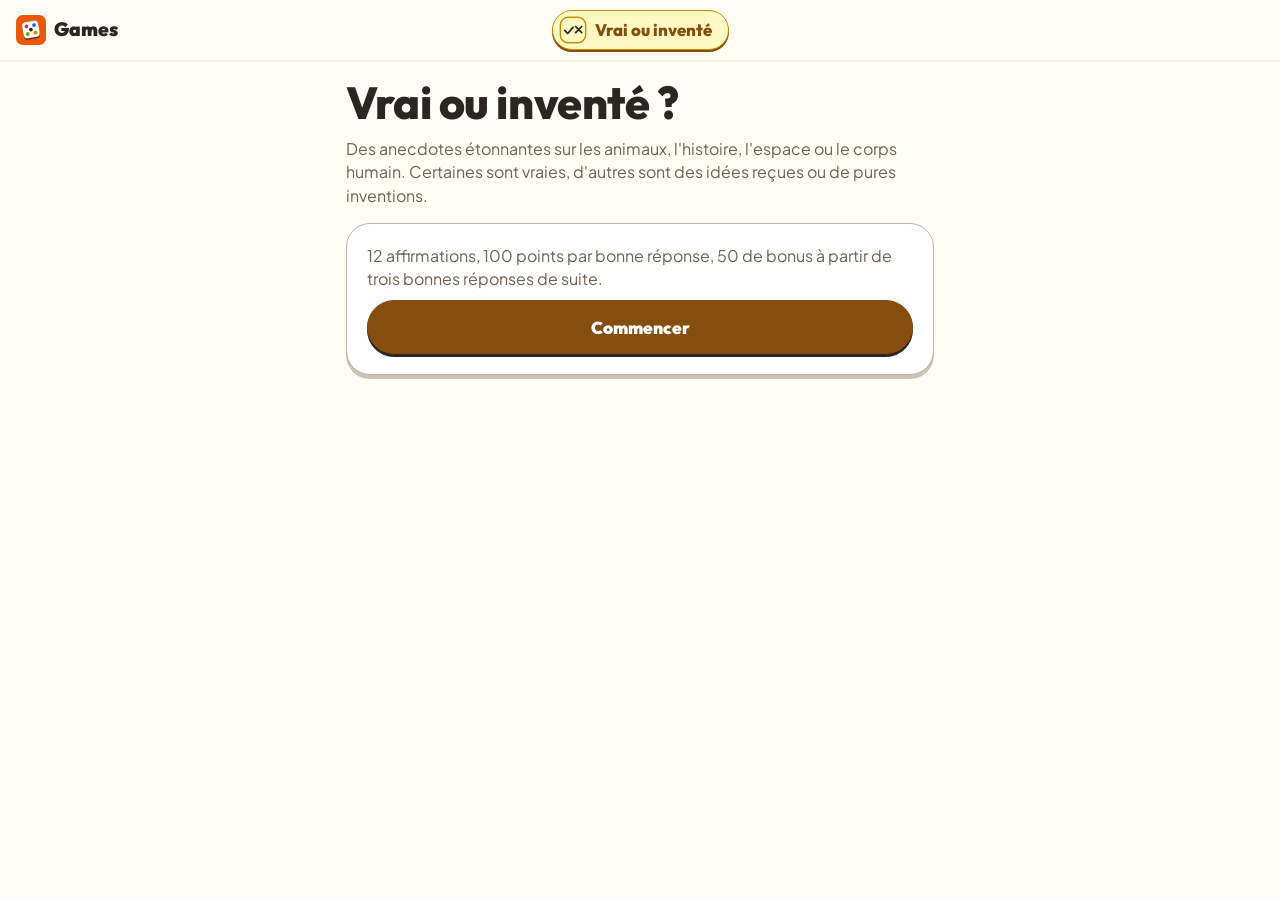
<file: vraifaux/index.html>
<!doctype html>
<html lang="fr">
<head>
  <meta charset="utf-8">
  <meta name="viewport" content="width=device-width, initial-scale=1, viewport-fit=cover">
  <title>Vrai ou inventé, Games</title>
  <meta name="theme-color" content="#FFFDF5">
  <link rel="manifest" href="../manifest.webmanifest">
  <link rel="icon" href="../icons/icon.svg" type="image/svg+xml">
  <link rel="preconnect" href="https://fonts.googleapis.com">
  <link rel="preconnect" href="https://fonts.gstatic.com" crossorigin>
  <link href="https://fonts.googleapis.com/css2?family=Outfit:wght@600..900&family=Plus+Jakarta+Sans:wght@400..800&display=swap" rel="stylesheet">
  <link rel="stylesheet" href="../commun.css">
  <style>
    .affirmation { font-family: var(--titre); font-weight: 800; font-size: clamp(1.35rem, 5vw, 1.75rem); line-height: 1.2; text-wrap: balance; }
    .deux { display: grid; grid-template-columns: 1fr 1fr; gap: 10px; }
    .deux .choix { justify-content: center; font-family: var(--titre); font-weight: 900; font-size: 1.15rem; min-height: 64px; }
    .note { background: var(--creux); border-radius: 16px; padding: 12px 14px; }
    .serie { font-family: var(--titre); font-weight: 800; color: var(--c-bord); }
  </style>
</head>
<body data-jeu="vraifaux">
  <header class="entete">
    <a class="marque" href="../" aria-label="Retour à Games"></a>
    <span class="pilule-jeu"></span>
    <div class="droite"></div>
  </header>
  <main class="app" id="app" aria-live="polite"></main>
  <div id="modale" class="modale" hidden></div>
  <script src="../commun.js"></script>
  <script src="data.js"></script>
  <script>
'use strict';
const TOURS = 12;
const $app = document.getElementById('app');
let P = null;

function accueil() {
  const rec = G.lire('record:vraifaux', 0);
  $app.innerHTML = `<div class="entre pile">
      <h1>Vrai ou inventé ?</h1>
      <p class="doux">Des anecdotes étonnantes sur les animaux, l'histoire, l'espace ou le corps humain. Certaines sont vraies, d'autres sont des idées reçues ou de pures inventions.</p>
    </div>
    <section class="carte pile entre">
      <p class="doux">${TOURS} affirmations, 100 points par bonne réponse, 50 de bonus à partir de trois bonnes réponses de suite.${rec ? ` Ton record : <b>${G.fmt(rec)}</b>.` : ''}</p>
      <button class="btn jeu" data-act="jouer">Commencer</button>
    </section>`;
}

function jouer() {
  P = { qs: G.tirer('vraifaux', ANECDOTES, TOURS), i: 0, score: 0, serie: 0, rep: null };
  tour();
}

function tour() {
  const [texte, vrai, explication] = P.qs[P.i], fini = P.rep !== null, bon = P.rep === vrai;
  const cls = v => !fini ? '' : v === vrai ? 'bon' : v === P.rep ? 'faux' : '';
  $app.innerHTML = `<div class="hud"><span class="etiquette">Anecdote ${P.i + 1} sur ${TOURS}</span>
      <span class="chiffre doux">${P.serie >= 2 ? `<span class="serie">Série de ${P.serie}</span>, ` : ''}${G.fmt(P.score)} pts</span></div>
    <div class="jauge"><i style="transform:scaleX(${(P.i + (fini ? 1 : 0)) / TOURS})"></i></div>
    <section class="carte pile entre">
      <p class="affirmation">${G.esc(texte)}</p>
      <div class="deux">
        <button class="choix ${cls(true)}" data-act="rep" data-v="1" ${fini ? 'disabled' : ''}>Vrai</button>
        <button class="choix ${cls(false)}" data-act="rep" data-v="0" ${fini ? 'disabled' : ''}>Inventé</button>
      </div>
      ${fini ? `<p><span class="etiquette ${bon ? 'vert' : 'rouge'}">${bon ? 'Bien vu' : 'Raté'}</span></p>
        <p class="note">${G.esc(explication)}</p>
        <button class="btn principal" data-act="suite">${P.i < TOURS - 1 ? 'Anecdote suivante' : 'Voir mon score'}</button>` : ''}
    </section>`;
  if (fini) document.querySelector('[data-act="suite"]').focus({ preventScroll: true });
}

function fin() {
  const ancien = G.record('vraifaux', P.score);
  $app.innerHTML = `<section class="carte pile entre">
    <p class="hud"><span class="score chiffre">${G.fmt(P.score)}<small> pts</small></span></p>
    <p class="doux">${P.score > ancien ? 'Nouveau record sur ce téléphone.' : `Ton record reste ${G.fmt(ancien)}.`}</p>
    <button class="btn jeu" data-act="jouer">Rejouer</button>
    <a class="btn" href="../">Autres jeux</a></section>`;
}

const actions = {
  jouer,
  rep(d) {
    if (P.rep !== null) return;
    P.rep = d.v === '1';
    if (P.rep === P.qs[P.i][1]) { P.serie++; P.score += 100 + (P.serie >= 3 ? 50 : 0); G.vibrer(15); }
    else { P.serie = 0; G.vibrer([10, 40, 10]); }
    tour();
  },
  suite() { P.rep = null; if (++P.i < TOURS) tour(); else fin(); },
};
document.addEventListener('click', e => { const b = e.target.closest('[data-act]'); if (b && actions[b.dataset.act]) actions[b.dataset.act](b.dataset); });
accueil();
  </script>
</body>
</html>
</file>
<file: commun.css>
/* Games : DA commune, reprise de GuessDash (fond crème, contours chauds, ombres décalées vers le bas). */
:root {
  --fond: #FFFDF5;
  --carte: #FFFFFF;
  --encre: #2C2520;
  --encre-2: #6B6157;
  --bord: #BDB4A7;
  --ombre: #CCC2B5;
  --creux: #F4EFE3;
  --vert: #84CC16; --vert-bord: #628C1A; --vert-texte: #273C07; --vert-clair: #F0F9E3;
  --orange: #C2410C; --orange-bord: #9A3412;
  --rouge: #DC2626; --rouge-clair: #FDECEC;
  --rose: #DB2777;
  --bleu: #2563EB; --bleu-clair: #E8F0FE;
  --nuit: #1E293B;
  /* Couleur du jeu, redéfinie par chaque page */
  --c: #2563EB; --c-clair: #E8F0FE; --c-bord: #1D4ED8;
  --titre: 'Outfit', system-ui, sans-serif;
  --texte: 'Plus Jakarta Sans', system-ui, -apple-system, 'Segoe UI', sans-serif;
  --r: 24px;
}
/* touch-action: manipulation supprime le zoom au double toucher (iOS compris) sans bloquer le pincement. */
*, *::before, *::after { box-sizing: border-box; -webkit-tap-highlight-color: transparent; touch-action: manipulation; }
html { -webkit-text-size-adjust: 100%; }
body { margin: 0; min-height: 100dvh; background: var(--fond); color: var(--encre); font: 16px/1.45 var(--texte); overscroll-behavior-y: none; }
button, input, textarea, select { font: inherit; color: inherit; }
button { cursor: pointer; }
a { color: inherit; }
[hidden] { display: none !important; }
:focus-visible { outline: 3px solid var(--c); outline-offset: 2px; }
h1, h2, h3 { font-family: var(--titre); font-weight: 800; line-height: 1.1; margin: 0; letter-spacing: -.01em; text-wrap: balance; }
h1 { font-size: clamp(2rem, 7vw, 2.8rem); }
h2 { font-size: 1.6rem; }
h3 { font-size: 1.15rem; }
p { margin: 0; }
.doux { color: var(--encre-2); }
.petit { font-size: .88rem; }
.chiffre { font-family: var(--titre); font-weight: 800; font-variant-numeric: tabular-nums; }

/* Barre du haut */
.entete { position: sticky; top: 0; z-index: 10; background: var(--fond); display: grid; grid-template-columns: 1fr auto 1fr; align-items: center; gap: 8px;
  padding: calc(env(safe-area-inset-top) + 10px) 16px 10px; box-shadow: 0 1.6px 0 var(--creux); }
.marque { display: inline-flex; align-items: center; gap: 8px; text-decoration: none; font-family: var(--titre); font-weight: 900; font-size: 1.2rem; justify-self: start; }
.marque svg { width: 30px; height: 30px; flex: none; }
.entete .droite { justify-self: end; display: flex; gap: 8px; }
/* Sur téléphone, dans un jeu, le logo seul suffit : la pilule du jeu prend la place. */
@media (max-width: 440px) { .entete:has(.pilule-jeu) .marque span { display: none; } }
.pilule-jeu { display: inline-flex; align-items: center; gap: 8px; padding: 5px 16px 5px 6px; border-radius: 999px; font-family: var(--titre); font-weight: 800; font-size: 1.05rem;
  background: var(--c-clair); color: var(--c-bord); border: 1.6px solid var(--c); box-shadow: 0 2px 0 var(--c-bord); white-space: nowrap; }
.pilule-jeu svg { width: 28px; height: 28px; }
.rond { width: 42px; height: 42px; border-radius: 50%; display: inline-grid; place-items: center; background: var(--carte); border: 1.6px solid var(--bord);
  box-shadow: 0 2px 0 var(--ombre); font-family: var(--titre); font-weight: 900; font-size: 1.05rem; text-decoration: none; }
.rond svg { width: 20px; height: 20px; }
.rond:active, .btn:active, .tuile:active, .choix:active { transform: translateY(2px); box-shadow: none; }

/* Mise en page */
.app { max-width: 620px; margin: 0 auto; padding: 18px 16px calc(env(safe-area-inset-bottom) + 28px); display: flex; flex-direction: column; gap: 16px; }
.carte { background: var(--carte); border: 1.6px solid var(--bord); border-radius: var(--r); box-shadow: 0 4px 0 var(--ombre); padding: 20px; }
.pile { display: flex; flex-direction: column; gap: 10px; }
.rangee { display: flex; gap: 10px; flex-wrap: wrap; }
.rangee > * { flex: 1; }
.centre { text-align: center; }
.entre { animation: entre 360ms cubic-bezier(.22, 1, .36, 1) both; }
@keyframes entre { from { opacity: 0; transform: translateY(12px); } }

/* Boutons */
.btn { display: inline-flex; align-items: center; justify-content: center; gap: 8px; min-height: 54px; padding: 12px 22px; border-radius: 999px; border: 1.6px solid var(--bord);
  background: var(--carte); box-shadow: 0 3px 0 var(--ombre); font-family: var(--titre); font-weight: 900; font-size: 1.08rem; text-decoration: none; width: 100%; }
.btn svg { width: 22px; height: 22px; flex: none; }
.btn.principal { background: var(--nuit); color: #fff; border-color: var(--nuit); box-shadow: 0 3px 0 var(--vert-bord); }
.btn.vert { background: var(--vert); color: var(--vert-texte); border-color: var(--vert-bord); box-shadow: 0 3px 0 var(--vert-bord); }
.btn.jeu { background: var(--c-bord); color: #fff; border-color: var(--c-bord); box-shadow: 0 3px 0 var(--encre); }
.btn.orange { background: var(--orange); color: #fff; border-color: var(--orange-bord); box-shadow: 0 3px 0 var(--orange-bord); }
.btn.petit { min-height: 44px; font-size: .95rem; padding: 8px 16px; }
.btn:disabled { opacity: .45; cursor: default; transform: none; }
.lien { background: none; border: 0; padding: 4px; font-weight: 700; color: var(--orange); text-decoration: underline; text-underline-offset: 3px; }

/* Choix (réponses de quiz, options) */
.choix { width: 100%; text-align: left; display: flex; align-items: center; gap: 12px; padding: 14px 16px; min-height: 58px; border-radius: 18px; background: var(--carte);
  border: 1.6px solid var(--bord); box-shadow: 0 3px 0 var(--ombre); font-weight: 700; }
.choix[aria-pressed="true"] { background: var(--c-clair); border-color: var(--c); box-shadow: 0 3px 0 var(--c-bord); }
.choix.bon { background: var(--vert-clair); border-color: var(--vert-bord); box-shadow: 0 3px 0 var(--vert-bord); }
.choix.faux { background: var(--rouge-clair); border-color: var(--rouge); box-shadow: 0 3px 0 var(--rouge); }
.choix:disabled { cursor: default; }

/* Champs */
.champ { width: 100%; min-height: 52px; padding: 12px 16px; border-radius: 16px; border: 1.6px solid var(--bord); background: var(--carte); font-weight: 600; }
textarea.champ { min-height: 110px; resize: vertical; line-height: 1.4; }
.champ:focus { outline: none; border-color: var(--c); box-shadow: 0 0 0 3px var(--c-clair); }

/* Joueurs */
.joueurs { display: flex; flex-direction: column; gap: 8px; }
.joueur { display: flex; align-items: center; gap: 10px; }
.joueur input { flex: 1; min-width: 0; min-height: 46px; padding: 8px 14px; border-radius: 14px; border: 1.6px solid var(--bord); background: var(--carte); font-weight: 700; }
.pastille-j { width: 34px; height: 34px; border-radius: 50%; flex: none; display: grid; place-items: center; font-family: var(--titre); font-weight: 900; color: #fff; background: var(--pj); }
.suppr { width: 40px; height: 40px; border-radius: 50%; border: 0; background: var(--creux); font-weight: 900; flex: none; }
.ajout { display: flex; gap: 8px; }
.ajout .btn { width: auto; flex: none; min-height: 46px; padding: 0 18px; }

/* Compteur de manche */
.hud { display: flex; justify-content: space-between; align-items: flex-end; gap: 12px; }
.hud .score { font-size: 2.6rem; line-height: 1; }
.hud .score small { font-size: 1.1rem; color: var(--encre-2); }
.jauge { height: 10px; border-radius: 10px; background: var(--creux); overflow: hidden; }
.jauge i { display: block; height: 100%; background: var(--c); transform-origin: left; transition: transform 420ms cubic-bezier(.22, 1, .36, 1); }
.etiquette { display: inline-block; font-family: var(--titre); font-weight: 800; font-size: .95rem; padding: 4px 12px; border-radius: 999px; background: var(--c-clair); color: var(--c-bord); }
.etiquette.vert { background: var(--vert-clair); color: var(--vert-bord); }
.etiquette.rouge { background: var(--rouge-clair); color: var(--rouge); }

/* Modale */
.modale { position: fixed; inset: 0; z-index: 30; background: rgba(44, 37, 32, .45); display: grid; place-items: end center; padding: 16px; }
.modale .boite { width: 100%; max-width: 560px; max-height: 88dvh; overflow-y: auto; background: var(--fond); border: 1.6px solid var(--bord); border-radius: 28px;
  box-shadow: 0 4px 0 var(--ombre); padding: 22px; display: flex; flex-direction: column; gap: 14px; animation: monte 300ms cubic-bezier(.22, 1, .36, 1) both; }
@keyframes monte { from { opacity: 0; transform: translateY(30px); } }
@media (min-width: 700px) { .modale { place-items: center; } }
.regles ol, .regles ul { margin: 0; padding-left: 1.2em; display: flex; flex-direction: column; gap: 6px; }

.toast { position: fixed; left: 50%; bottom: calc(env(safe-area-inset-bottom) + 24px); transform: translateX(-50%); z-index: 40; background: var(--nuit); color: #fff;
  padding: 12px 20px; border-radius: 999px; font-weight: 700; animation: entre 260ms both; max-width: calc(100% - 32px); text-align: center; }

/* Écran à passer : on tend le téléphone au joueur suivant */
.passe { text-align: center; display: flex; flex-direction: column; align-items: center; gap: 14px; padding: 28px 20px; }
.passe .nom { font-family: var(--titre); font-weight: 900; font-size: 2.2rem; line-height: 1.05; }

@media (prefers-reduced-motion: reduce) {
  *, *::before, *::after { animation: none !important; transition: none !important; }
}

/* Retour visuel au toucher : un petit rebond sur tout ce qui se touche, et un tour de dé sur le logo. */
.btn, .rond, .choix, .tuile, .marque, .pilule-jeu, .lien, .suppr, nav button, .chips button, .row, .choix-joueur, .bouton-rond {
  transition: transform 160ms cubic-bezier(.34, 1.56, .64, 1); }
.btn:active, .rond:active, .choix:active, .tuile:active, .lien:active, .suppr:active { transform: translateY(2px) scale(.97); }
.tape { animation: tape 320ms cubic-bezier(.34, 1.56, .64, 1); }
@keyframes tape { 35% { transform: translateY(2px) scale(.92); } 100% { transform: none; } }
.marque.tape { animation: none; }
.marque.tape svg { animation: de 480ms cubic-bezier(.34, 1.56, .64, 1); }
@keyframes de { 30% { transform: rotate(-18deg) scale(.82); } 70% { transform: rotate(8deg) scale(1.1); } 100% { transform: none; } }
/* En quittant une page, le contenu glisse et s'efface avant le changement. */
body.sortie .app, body.sortie .page { opacity: 0; transform: translateY(10px); transition: opacity 180ms ease, transform 180ms ease; }
@media (prefers-reduced-motion: reduce) { body.sortie .app, body.sortie .page { transition: none; } }
</file>
<file: imposteur/style.css>
/* Imposteur dans Games : mêmes composants, couleurs et contours de la DA commune. */
:root {
  --fond: #FFFDF5;
  --fond-2: #F4EFE3;
  --carte: #FFFFFF;
  --encre: #2C2520;
  --encre-2: #6B6157;
  --violet: #DB2777;
  --violet-clair: #FCE7F3;
  --rose: #F472B6;
  --rose-clair: #FFE0EE;
  --jaune: #FACC15;
  --jaune-clair: #FFF3C4;
  --menthe: #84CC16;
  --menthe-clair: #F0F9E3;
  --ciel: #60A5FA;
  --ciel-clair: #DDF3FF;
  --orange: #FF9F43;
  --rouge: #FF5A5F;
  --rouge-clair: #FFE1E2;
  --trait: 1.6px solid #BDB4A7;
  --ombre: 0 4px 0 #CCC2B5;
  --ombre-petite: 0 2px 0 #CCC2B5;
  --rayon: 22px;
  --police: 'Outfit', system-ui, -apple-system, 'Segoe UI', sans-serif;
}

* { box-sizing: border-box; -webkit-tap-highlight-color: transparent; }
html { -webkit-text-size-adjust: 100%; }
body {
  margin: 0;
  min-height: 100dvh;
  background: var(--fond);
  color: var(--encre);
  font-family: var(--police);
  font-size: 17px;
  line-height: 1.35;
  overscroll-behavior-y: none;
}
button, input { font: inherit; color: inherit; }
button { cursor: pointer; }
[hidden] { display: none !important; }

.app {
  max-width: 560px;
  margin: 0 auto;
  min-height: calc(100dvh - 70px);
  padding: 14px 16px calc(env(safe-area-inset-bottom) + 24px);
  display: flex;
  flex-direction: column;
  gap: 16px;
}

/* ---------- Titres ---------- */
.logo {
  text-align: center;
  margin: 8px 0 2px;
}
.logo .masque { font-size: 3.4rem; display: inline-block; animation: balance 3s ease-in-out infinite; }
.logo h1 {
  margin: 0;
  font-size: 2.9rem;
  font-weight: 700;
  letter-spacing: 0.01em;
  color: var(--violet);
  /* Contour par ombres : -webkit-text-stroke dessinait les chevauchements internes des lettres (P, t). */
  color: var(--encre);
  font-weight: 900;
}
.logo p { margin: 2px 0 0; color: var(--encre-2); font-weight: 500; }
@keyframes balance { 0%, 100% { transform: rotate(-8deg); } 50% { transform: rotate(8deg); } }

h2 { margin: 0; font-size: 1.6rem; font-weight: 700; text-align: center; line-height: 1.15; }
h3 { margin: 0 0 10px; font-size: 1.1rem; font-weight: 700; display: flex; align-items: center; gap: 8px; }
.sous { text-align: center; color: var(--encre-2); margin: -6px 0 0; font-weight: 500; }
.petit { font-size: 0.88rem; color: var(--encre-2); }

/* ---------- Barre du haut pendant la partie ---------- */
.barre {
  display: flex;
  align-items: center;
  justify-content: space-between;
  gap: 8px;
}
.barre .etiquette {
  background: var(--jaune);
  border: var(--trait);
  border-radius: 999px;
  padding: 4px 14px;
  font-weight: 700;
  box-shadow: var(--ombre-petite);
}
.bouton-rond {
  min-width: 46px;
  height: 46px;
  border-radius: 999px;
  border: var(--trait);
  background: var(--carte);
  box-shadow: var(--ombre-petite);
  font-size: 1.15rem;
  font-weight: 600;
  padding: 0 12px;
  display: inline-flex;
  align-items: center;
  justify-content: center;
  gap: 6px;
}
.bouton-rond:active { transform: translateY(3px); box-shadow: none; }

/* ---------- Cartes ---------- */
.carte {
  background: var(--carte);
  border: var(--trait);
  border-radius: var(--rayon);
  box-shadow: var(--ombre);
  padding: 16px;
}
.carte.violette { background: var(--violet-clair); }
.carte.jaune { background: var(--jaune-clair); }
.carte.rose { background: var(--rose-clair); }
.carte.menthe { background: var(--menthe-clair); }
.carte.ciel { background: var(--ciel-clair); }

/* ---------- Boutons ---------- */
.btn {
  display: flex;
  align-items: center;
  justify-content: center;
  gap: 10px;
  width: 100%;
  min-height: 60px;
  padding: 12px 20px;
  border: var(--trait);
  border-radius: 20px;
  background: var(--violet);
  color: #fff;
  font-size: 1.25rem;
  font-weight: 700;
  box-shadow: var(--ombre);
  transition: transform 0.08s, box-shadow 0.08s;
  text-shadow: none;
}
.btn:active { transform: translateY(5px); box-shadow: none; }
.btn:disabled { opacity: 0.45; pointer-events: none; }
.btn.jaune { background: var(--jaune); color: var(--encre); text-shadow: none; }
.btn.rose { background: var(--rose); }
.btn.menthe { background: var(--menthe); color: var(--encre); text-shadow: none; }
.btn.ciel { background: var(--ciel); color: var(--encre); text-shadow: none; }
.btn.blanc { background: var(--carte); color: var(--encre); text-shadow: none; }
.btn.rouge { background: var(--rouge); }
.btn.moyen { min-height: 50px; font-size: 1.05rem; }
.lien {
  background: none;
  border: none;
  color: var(--encre-2);
  font-weight: 600;
  text-decoration: underline;
  text-underline-offset: 3px;
  padding: 8px;
  align-self: center;
}
.pile { display: flex; flex-direction: column; gap: 12px; }
.rangee { display: flex; gap: 12px; }
.rangee > * { flex: 1; }
.pousse { margin-top: auto; }

/* ---------- Avatars ---------- */
.avatar {
  --c: var(--jaune);
  width: 44px;
  height: 44px;
  flex: none;
  border-radius: 50%;
  border: var(--trait);
  background: var(--c);
  display: inline-flex;
  align-items: center;
  justify-content: center;
  font-size: 1.45rem;
  line-height: 1;
}
.avatar.grand { width: 110px; height: 110px; font-size: 3.6rem; box-shadow: var(--ombre); }
.avatar.moyen { width: 64px; height: 64px; font-size: 2.1rem; }

/* ---------- Joueurs (accueil) ---------- */
.joueurs { display: flex; flex-direction: column; gap: 8px; }
.joueur {
  display: flex;
  align-items: center;
  gap: 10px;
  background: var(--fond);
  border: 1.6px solid #BDB4A7;
  border-radius: 16px;
  padding: 6px 6px 6px 8px;
}
.joueur input {
  flex: 1;
  min-width: 0;
  border: none;
  background: transparent;
  font-size: 1.1rem;
  font-weight: 600;
  padding: 6px 2px;
  outline: none;
}
.joueur .suppr {
  width: 38px; height: 38px;
  border-radius: 12px;
  border: 1.6px solid #BDB4A7;
  background: var(--rouge-clair);
  font-size: 1rem;
  font-weight: 700;
}
.ajout { display: flex; gap: 8px; margin-top: 10px; }
.ajout input {
  flex: 1;
  min-width: 0;
  border: var(--trait);
  border-radius: 16px;
  padding: 10px 14px;
  font-size: 1.05rem;
  background: #fff;
  outline: none;
}
.ajout input:focus { border-color: var(--violet); }
.ajout button {
  border: var(--trait);
  border-radius: 16px;
  background: var(--menthe);
  font-weight: 700;
  padding: 0 16px;
  box-shadow: var(--ombre-petite);
  font-size: 1.4rem;
}
.ajout button:active { transform: translateY(3px); box-shadow: none; }

/* ---------- Réglages ---------- */
.reglage {
  display: flex;
  align-items: center;
  justify-content: space-between;
  gap: 12px;
  padding: 10px 0;
}
.reglage + .reglage { border-top: 2px dashed #E5DCC6; }
.reglage .libelle { font-weight: 600; }
.reglage .libelle small { display: block; font-weight: 400; color: var(--encre-2); font-size: 0.85rem; }
.compteur { display: flex; align-items: center; gap: 8px; }
.compteur button {
  width: 40px; height: 40px;
  border-radius: 12px;
  border: var(--trait);
  background: var(--jaune);
  font-size: 1.3rem;
  font-weight: 700;
  box-shadow: var(--ombre-petite);
  line-height: 1;
}
.compteur button:active { transform: translateY(3px); box-shadow: none; }
.compteur button:disabled { opacity: 0.35; pointer-events: none; }
.compteur output { min-width: 26px; text-align: center; font-size: 1.35rem; font-weight: 700; }

.interrupteur {
  position: relative;
  width: 62px; height: 36px;
  flex: none;
  border-radius: 999px;
  border: var(--trait);
  background: #E5DCC6;
  transition: background 0.15s;
  padding: 0;
}
.interrupteur::after {
  content: '';
  position: absolute;
  top: 3px; left: 3px;
  width: 24px; height: 24px;
  border-radius: 50%;
  background: #fff;
  border: 1.6px solid #BDB4A7;
  transition: transform 0.15s;
}
.interrupteur[aria-checked="true"] { background: var(--menthe); }
.interrupteur[aria-checked="true"]::after { transform: translateX(26px); }

.choix-segment { display: flex; border: var(--trait); border-radius: 14px; overflow: hidden; flex: none; }
.choix-segment button {
  border: none;
  background: #fff;
  padding: 8px 12px;
  font-weight: 600;
  font-size: 0.95rem;
}
.choix-segment button + button { border-left: var(--trait); }
.choix-segment button[aria-pressed="true"] { background: var(--ciel); }

.repartition {
  display: flex;
  flex-wrap: wrap;
  gap: 6px;
  justify-content: center;
  margin-top: 6px;
}
.badge {
  display: inline-flex;
  align-items: center;
  gap: 4px;
  border: 1.6px solid #BDB4A7;
  border-radius: 999px;
  padding: 2px 10px;
  font-weight: 600;
  font-size: 0.92rem;
  background: #fff;
}
.badge.civil { background: var(--menthe-clair); }
.badge.imposteur { background: var(--rose-clair); }
.badge.white { background: #EEE; }

details.themes summary {
  list-style: none;
  cursor: pointer;
  display: flex;
  align-items: center;
  justify-content: space-between;
  font-weight: 700;
  font-size: 1.1rem;
}
details.themes summary::-webkit-details-marker { display: none; }
details.themes summary .fleche { transition: transform 0.2s; }
details.themes[open] summary .fleche { transform: rotate(180deg); }
.puces { display: flex; flex-wrap: wrap; gap: 8px; margin-top: 12px; }
.puce {
  border: 1.6px solid #BDB4A7;
  border-radius: 999px;
  padding: 6px 12px;
  background: #fff;
  font-weight: 600;
  font-size: 0.95rem;
}
.puce[aria-pressed="true"] { background: var(--jaune); box-shadow: var(--ombre-petite); }

/* ---------- Distribution ---------- */
.points { display: flex; gap: 6px; justify-content: center; flex-wrap: wrap; }
.points span { width: 12px; height: 12px; border-radius: 50%; border: 1.6px solid #BDB4A7; background: #fff; }
.points span.fait { background: var(--menthe); }
.points span.actuel { background: var(--jaune); transform: scale(1.3); }

.scene { display: flex; flex-direction: column; align-items: center; gap: 16px; text-align: center; padding-top: 6px; }
.scene .nom-joueur { font-size: 2.1rem; font-weight: 700; line-height: 1.1; }

.carte-mot {
  width: 100%;
  min-height: 230px;
  border: var(--trait);
  border-radius: 28px;
  box-shadow: 0 4px 0 #CCC2B5;
  display: flex;
  flex-direction: column;
  align-items: center;
  justify-content: center;
  gap: 8px;
  padding: 24px 16px;
  text-align: center;
  animation: retourne 0.45s cubic-bezier(.2, 1.4, .4, 1);
}
.carte-mot.cache {
  background:
    repeating-linear-gradient(45deg, var(--violet) 0 18px, #8C76FF 18px 36px);
  color: #fff;
  cursor: pointer;
  animation: none;
}
.carte-mot.cache .gros-emoji { font-size: 4rem; }
.carte-mot.cache strong { font-size: 1.35rem; text-shadow: none; }
.carte-mot.mot { background: var(--jaune-clair); }
.carte-mot.mot .libelle { font-weight: 600; color: var(--encre-2); }
.carte-mot.mot .le-mot {
  font-size: clamp(2rem, 11vw, 3.2rem);
  font-weight: 700;
  line-height: 1.05;
  color: var(--violet);
  overflow-wrap: anywhere;
}
.carte-mot.blanc { background: #F1F1F6; }
.carte-mot.blanc .le-mot { font-size: 2.3rem; font-weight: 700; color: var(--encre); }
@keyframes retourne {
  from { transform: rotateY(90deg) scale(0.9); }
  to { transform: rotateY(0) scale(1); }
}

/* ---------- Débat ---------- */
.annonce {
  text-align: center;
  background: var(--rose);
  color: #fff;
  border: var(--trait);
  border-radius: var(--rayon);
  box-shadow: var(--ombre);
  padding: 14px;
  font-weight: 600;
  text-shadow: none;
}
.annonce strong { display: block; font-size: 1.7rem; line-height: 1.15; }
.ordre { list-style: none; margin: 0; padding: 0; display: flex; flex-direction: column; gap: 8px; }
.ordre li {
  display: flex;
  align-items: center;
  gap: 12px;
  background: #fff;
  border: 1.6px solid #BDB4A7;
  border-radius: 16px;
  padding: 8px 12px;
  font-weight: 600;
  font-size: 1.1rem;
}
.ordre li .num {
  width: 30px; height: 30px; border-radius: 50%;
  background: var(--jaune);
  border: 1.6px solid #BDB4A7;
  display: inline-flex; align-items: center; justify-content: center;
  font-size: 0.95rem;
  flex: none;
}
.ordre li.premier { background: var(--jaune-clair); }
.ordre li.mort { opacity: 0.45; text-decoration: line-through; }
.ordre li .role-mini { margin-left: auto; font-size: 0.85rem; text-decoration: none; }

/* ---------- Vote ---------- */
.grille {
  display: grid;
  grid-template-columns: repeat(auto-fill, minmax(120px, 1fr));
  gap: 12px;
}
.choix-joueur {
  display: flex;
  flex-direction: column;
  align-items: center;
  gap: 6px;
  background: #fff;
  border: var(--trait);
  border-radius: 20px;
  box-shadow: var(--ombre-petite);
  padding: 14px 8px;
  font-weight: 700;
  font-size: 1.05rem;
  overflow-wrap: anywhere;
}
.choix-joueur:active { transform: translateY(3px); box-shadow: none; }
.choix-joueur[aria-pressed="true"] { background: var(--rose-clair); outline: 4px solid var(--rose); outline-offset: -1px; }

.resultats { display: flex; flex-direction: column; gap: 10px; }
.ligne-vote { display: flex; align-items: center; gap: 10px; font-weight: 600; }
.ligne-vote .jauge {
  flex: 1;
  height: 26px;
  border: 1.6px solid #BDB4A7;
  border-radius: 999px;
  background: #fff;
  overflow: hidden;
}
.ligne-vote .jauge span { display: block; height: 100%; background: var(--rose); border-right: 0; }
.ligne-vote .jauge span.vide { border-right: none; }
.ligne-vote .nb { width: 28px; text-align: right; font-weight: 700; }
.ligne-vote .qui { width: 30%; min-width: 80px; overflow: hidden; text-overflow: ellipsis; white-space: nowrap; }

/* ---------- Révélation du rôle ---------- */
.revelation { text-align: center; display: flex; flex-direction: column; align-items: center; gap: 10px; }
.revelation .role {
  font-size: 2.2rem;
  font-weight: 700;
  border: var(--trait);
  border-radius: 20px;
  padding: 6px 20px;
  box-shadow: var(--ombre);
  animation: pop 0.5s cubic-bezier(.2, 1.6, .4, 1);
}
.role.civil { background: var(--menthe); }
.role.imposteur { background: var(--rose); color: #fff; text-shadow: none; }
.role.white { background: #fff; }
@keyframes pop { from { transform: scale(0.3); opacity: 0; } to { transform: scale(1); opacity: 1; } }

.champ {
  width: 100%;
  border: var(--trait);
  border-radius: 16px;
  padding: 14px;
  font-size: 1.3rem;
  font-weight: 600;
  text-align: center;
  background: #fff;
  outline: none;
}
.champ:focus { border-color: var(--violet); }

/* ---------- Fin ---------- */
.victoire {
  text-align: center;
  border: var(--trait);
  border-radius: 28px;
  box-shadow: 0 4px 0 #CCC2B5;
  padding: 22px 16px;
  animation: pop 0.6s cubic-bezier(.2, 1.6, .4, 1);
}
.victoire .trophee { font-size: 4rem; line-height: 1; }
.victoire h2 { font-size: 2rem; margin-top: 6px; }
.victoire.civils { background: var(--menthe); }
.victoire.infiltres { background: var(--rose); color: #fff; }
.victoire.infiltres h2 { text-shadow: none; }
.victoire.white { background: #fff; }

.mots-reveles { display: grid; grid-template-columns: 1fr 1fr; gap: 10px; }
.mots-reveles > div {
  border: 1.6px solid #BDB4A7;
  border-radius: 16px;
  padding: 10px;
  text-align: center;
}
.mots-reveles .t { font-size: 0.85rem; font-weight: 600; color: var(--encre-2); }
.mots-reveles .m { font-size: 1.35rem; font-weight: 700; overflow-wrap: anywhere; }

.tableau { list-style: none; margin: 0; padding: 0; display: flex; flex-direction: column; gap: 6px; }
.tableau li { display: flex; align-items: center; gap: 10px; font-weight: 600; }
.tableau li .nom { flex: 1; min-width: 0; overflow: hidden; text-overflow: ellipsis; white-space: nowrap; }
.tableau li .gain { color: #129A5F; font-weight: 700; min-width: 34px; text-align: right; }
.tableau li .pts { font-weight: 700; min-width: 48px; text-align: right; }

/* ---------- Modale ---------- */
.modale {
  position: fixed;
  inset: 0;
  z-index: 10;
  background: rgba(43, 35, 80, 0.55);
  display: flex;
  align-items: flex-end;
  justify-content: center;
  padding: 16px;
  padding-bottom: calc(env(safe-area-inset-bottom) + 16px);
  animation: fondu 0.2s;
}
.modale .boite {
  width: 100%;
  max-width: 520px;
  max-height: 88dvh;
  overflow-y: auto;
  background: var(--fond);
  border: var(--trait);
  border-radius: 28px;
  box-shadow: 0 4px 0 #CCC2B5;
  padding: 20px 16px;
  display: flex;
  flex-direction: column;
  gap: 14px;
  animation: monte 0.3s cubic-bezier(.2, 1.3, .4, 1);
}
@media (min-height: 700px) { .modale { align-items: center; } }
@keyframes fondu { from { opacity: 0; } }
@keyframes monte { from { transform: translateY(40px); opacity: 0; } }

.regles p { margin: 0; }
.regles ul { margin: 0; padding-left: 20px; display: flex; flex-direction: column; gap: 6px; }

.toast {
  position: fixed;
  left: 50%;
  bottom: calc(env(safe-area-inset-bottom) + 24px);
  transform: translateX(-50%);
  background: var(--encre);
  color: #fff;
  padding: 10px 18px;
  border-radius: 999px;
  font-weight: 600;
  z-index: 20;
  animation: monte 0.25s;
  max-width: calc(100% - 32px);
  text-align: center;
}

/* Confettis de victoire */
.confetti {
  position: fixed;
  top: -20px;
  width: 12px;
  height: 16px;
  border: 1.6px solid #BDB4A7;
  border-radius: 3px;
  z-index: 5;
  pointer-events: none;
  animation: tombe linear forwards;
}
@keyframes tombe {
  to { transform: translateY(110vh) rotate(720deg); }
}

@media (prefers-reduced-motion: reduce) {
  *, *::before, *::after { animation: none !important; transition: none !important; }
}
</file>
